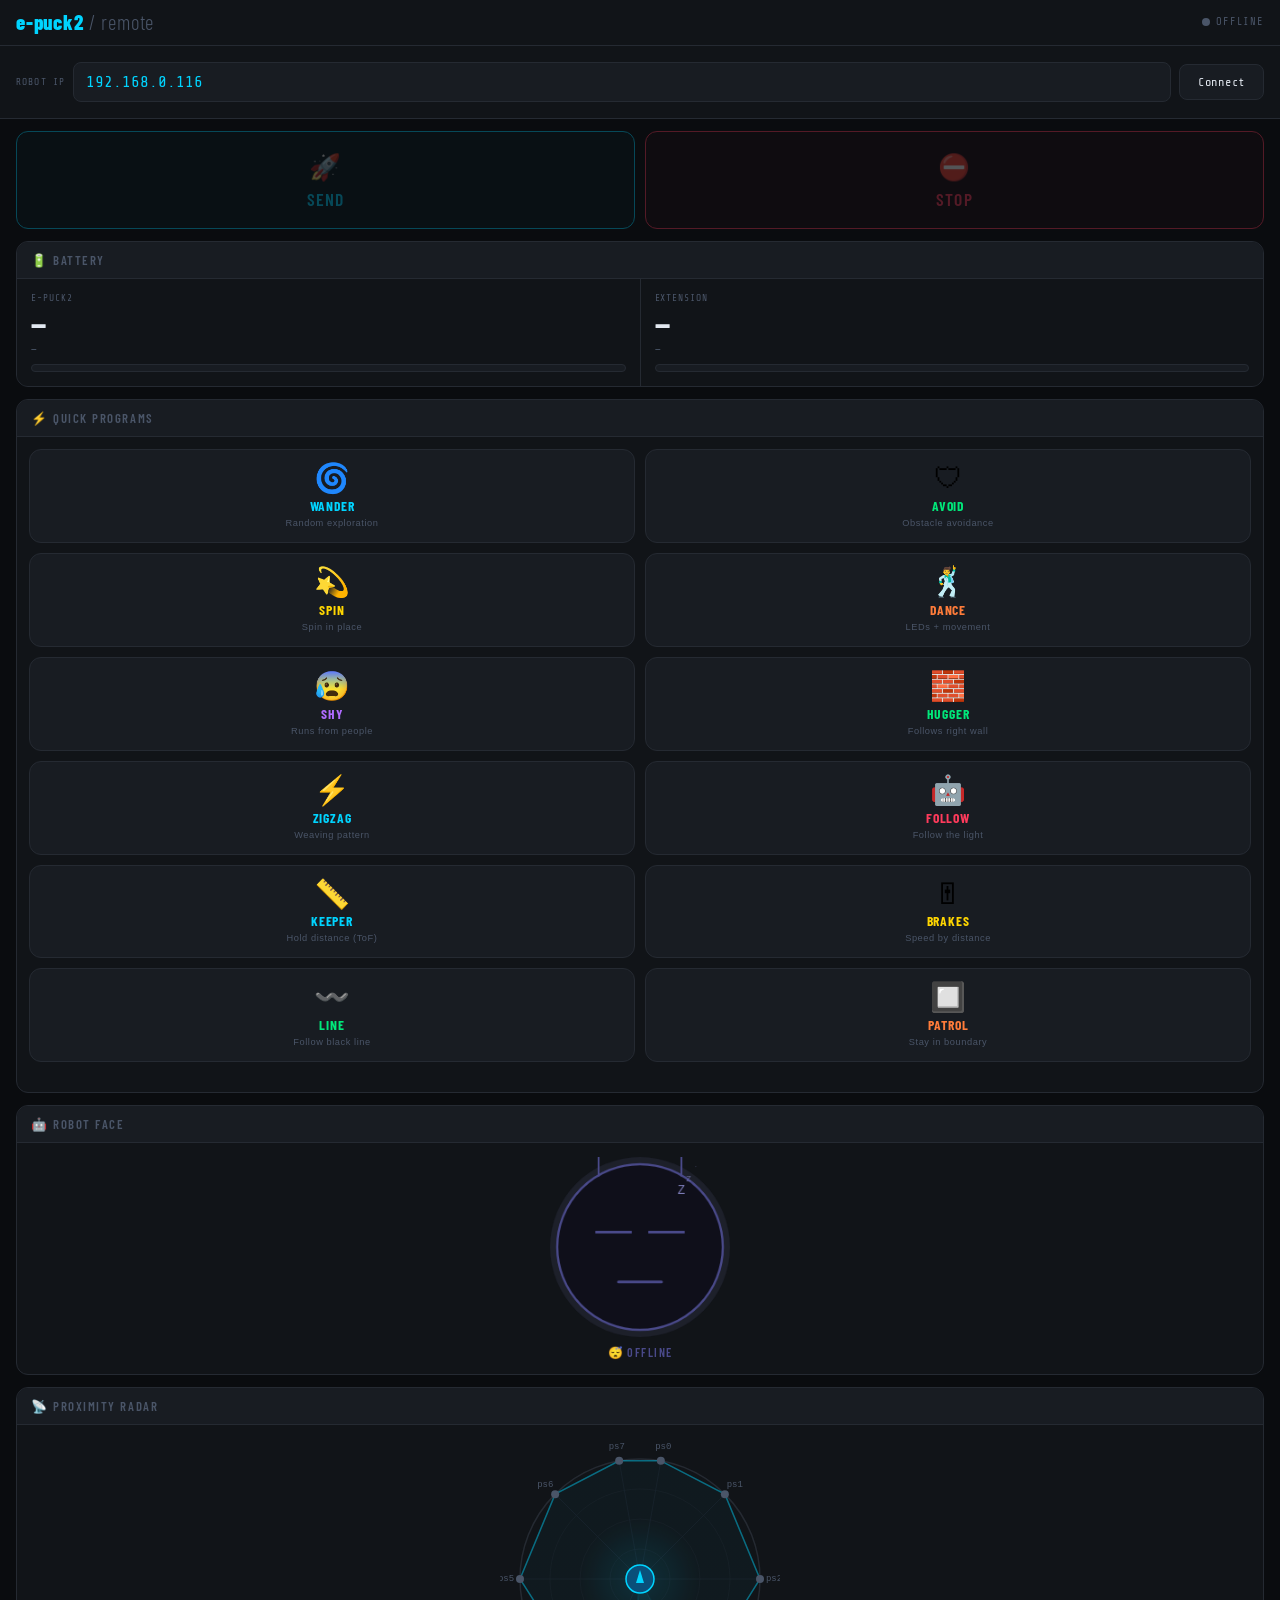
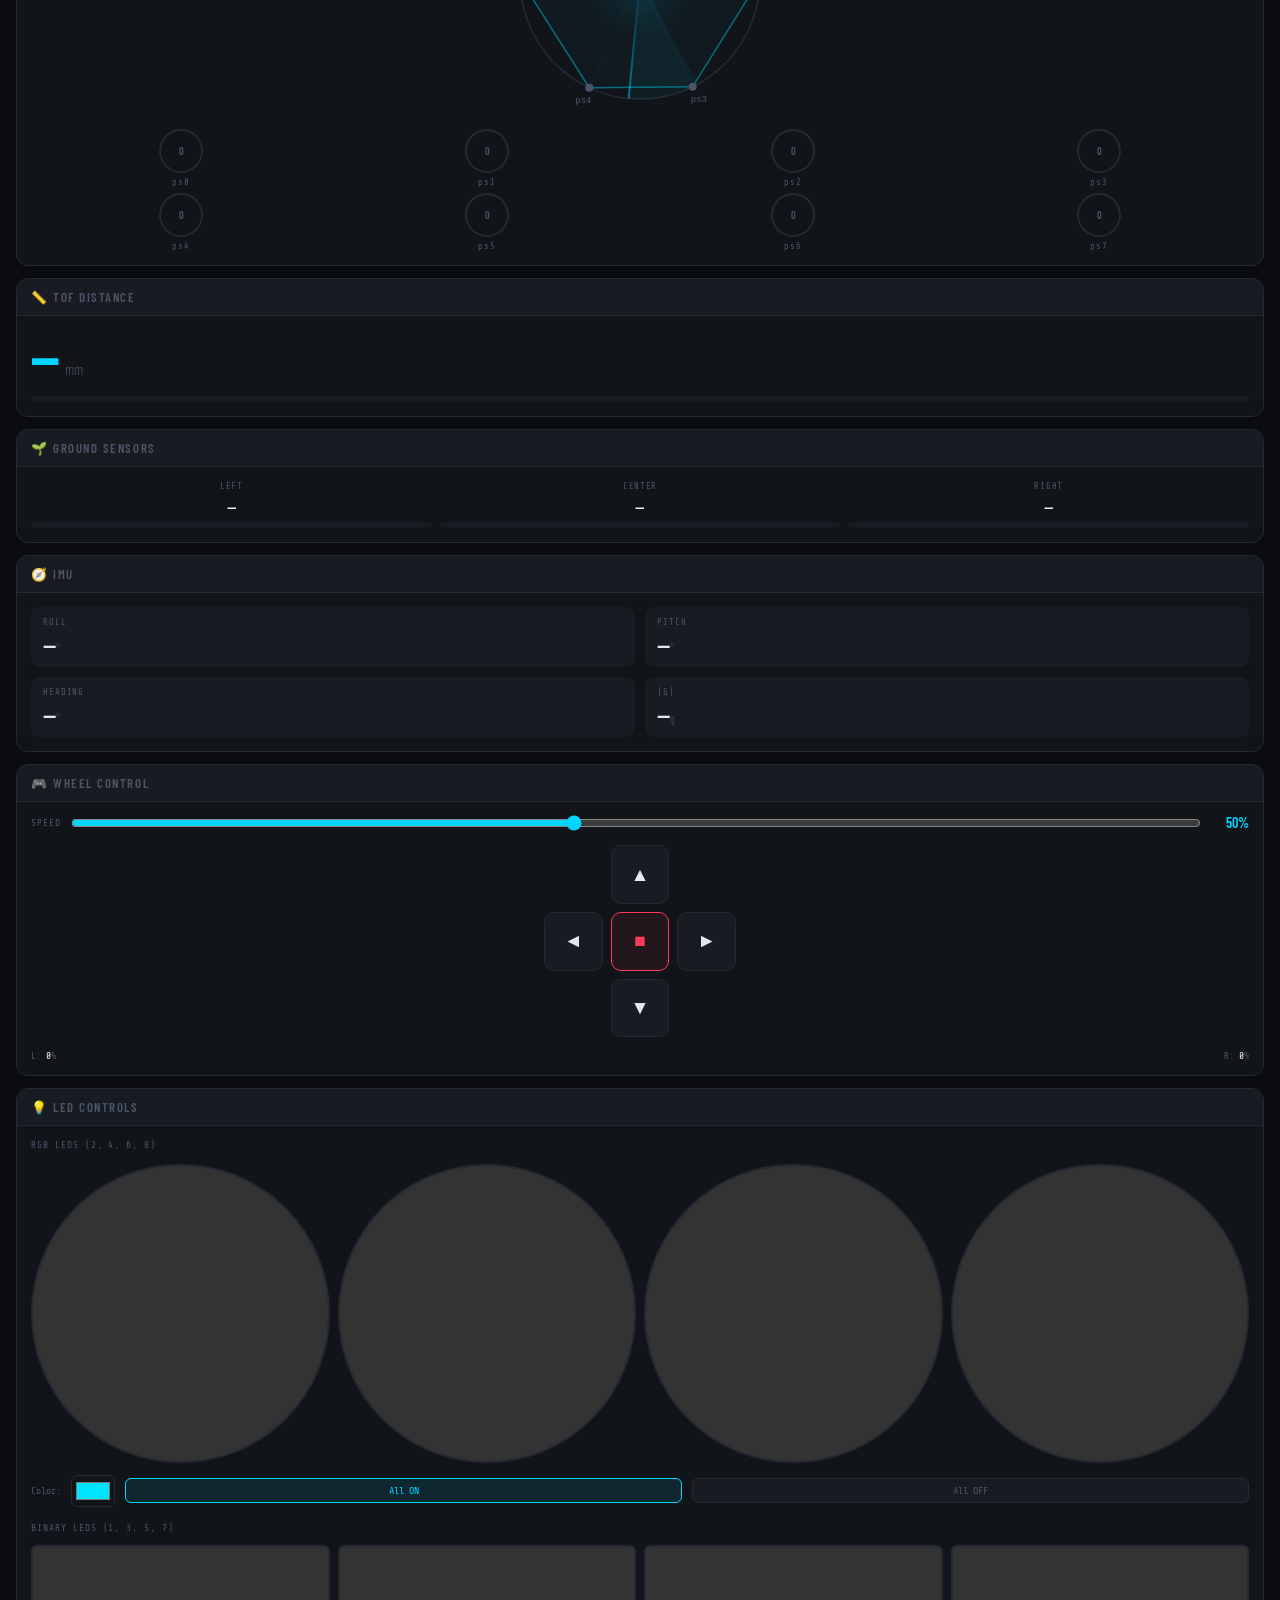
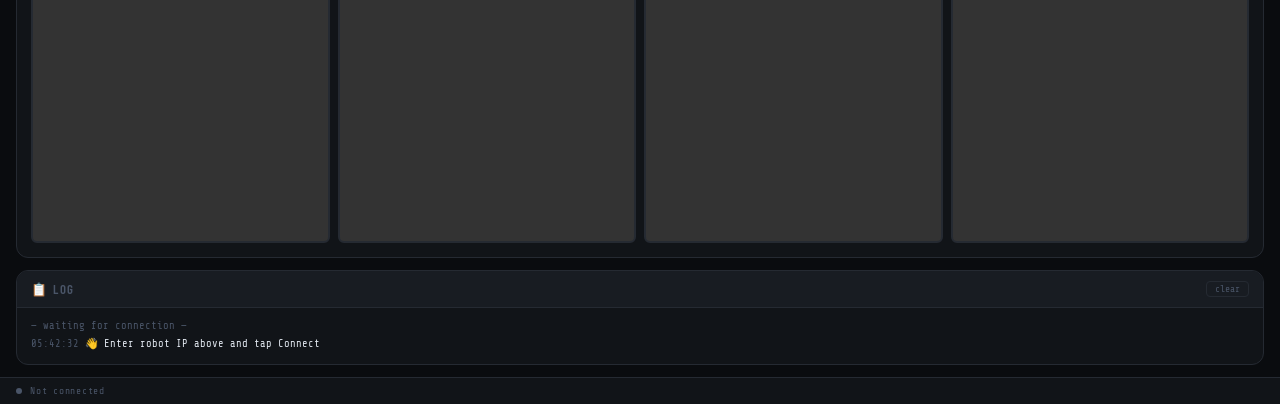
<file: robot/blocky/mobile-full.html>
<!DOCTYPE html>
<html lang="en">
<head>
<meta charset="UTF-8">
<meta name="viewport" content="width=device-width, initial-scale=1.0, maximum-scale=1.0, user-scalable=no">
<meta name="mobile-web-app-capable" content="yes">
<title>e-puck2 Remote</title>
<link href="https://fonts.googleapis.com/css2?family=Share+Tech+Mono&family=Barlow+Condensed:wght@300;600;800&display=swap" rel="stylesheet">
<style>
  *, *::before, *::after { box-sizing: border-box; margin: 0; padding: 0; }

  :root {
    --bg:       #0a0c0f;
    --panel:    #111418;
    --panel2:   #181c22;
    --border:   #252a32;
    --text:     #e2e8f0;
    --muted:    #4a5568;
    --accent:   #00d4ff;
    --green:    #00e87a;
    --red:      #ff3b5c;
    --yellow:   #ffd600;
    --orange:   #ff7c3a;
    --mono:     'Share Tech Mono', monospace;
    --display:  'Barlow Condensed', sans-serif;
  }

  html, body {
    background: var(--bg);
    color: var(--text);
    font-family: var(--mono);
    min-height: 100vh;
    overflow-x: hidden;
    -webkit-tap-highlight-color: transparent;
  }

  /* ── Header ── */
  header {
    background: var(--panel);
    border-bottom: 1px solid var(--border);
    padding: 12px 16px;
    display: flex;
    align-items: center;
    gap: 10px;
    position: sticky;
    top: 0;
    z-index: 100;
  }
  .logo {
    font-family: var(--display);
    font-weight: 800;
    font-size: 1.3rem;
    color: var(--accent);
    letter-spacing: 0.04em;
    line-height: 1;
  }
  .logo span { color: var(--muted); font-weight: 300; }
  .header-status {
    margin-left: auto;
    display: flex;
    align-items: center;
    gap: 6px;
    font-size: 0.65rem;
    color: var(--muted);
    letter-spacing: 0.08em;
  }
  .status-dot {
    width: 8px; height: 8px;
    border-radius: 50%;
    background: var(--muted);
    transition: background 0.3s;
  }
  .status-dot.connected { background: var(--green); box-shadow: 0 0 6px var(--green); }
  .status-dot.connecting { background: var(--yellow); animation: pulse 0.8s infinite; }
  .status-dot.error { background: var(--red); }

  @keyframes pulse { 0%,100%{opacity:1} 50%{opacity:0.3} }

  /* ── Connect section ── */
  .connect-section {
    padding: 16px;
    background: var(--panel);
    border-bottom: 1px solid var(--border);
  }
  .ip-row {
    display: flex;
    gap: 8px;
    align-items: center;
  }
  .ip-label {
    font-size: 0.6rem;
    color: var(--muted);
    letter-spacing: 0.12em;
    text-transform: uppercase;
    white-space: nowrap;
  }
  .ip-input {
    flex: 1;
    background: var(--panel2);
    border: 1px solid var(--border);
    color: var(--accent);
    font-family: var(--mono);
    font-size: 1rem;
    padding: 10px 12px;
    border-radius: 8px;
    outline: none;
    min-width: 0;
  }
  .ip-input:focus { border-color: var(--accent); }

  .connect-btn {
    padding: 10px 18px;
    border-radius: 8px;
    border: 1px solid var(--border);
    background: var(--panel2);
    color: var(--text);
    font-family: var(--mono);
    font-size: 0.75rem;
    cursor: pointer;
    white-space: nowrap;
    transition: all 0.15s;
    letter-spacing: 0.06em;
  }
  .connect-btn:active { transform: scale(0.96); }
  .connect-btn.connected {
    background: rgba(0,232,122,0.12);
    border-color: var(--green);
    color: var(--green);
  }
  .connect-btn.connecting {
    background: rgba(255,214,0,0.1);
    border-color: var(--yellow);
    color: var(--yellow);
  }
  .connect-btn.error {
    background: rgba(255,59,92,0.1);
    border-color: var(--red);
    color: var(--red);
  }

  /* ── Main content ── */
  .main { padding: 12px 16px; display: flex; flex-direction: column; gap: 12px; }

  /* ── Action buttons ── */
  .action-row {
    display: grid;
    grid-template-columns: 1fr 1fr;
    gap: 10px;
  }
  .action-btn {
    padding: 18px 12px;
    border-radius: 12px;
    border: 1px solid var(--border);
    background: var(--panel);
    color: var(--text);
    font-family: var(--display);
    font-weight: 600;
    font-size: 1.1rem;
    letter-spacing: 0.06em;
    text-transform: uppercase;
    cursor: pointer;
    display: flex;
    flex-direction: column;
    align-items: center;
    gap: 6px;
    transition: all 0.12s;
    -webkit-tap-highlight-color: transparent;
  }
  .action-btn:active { transform: scale(0.95); }
  .action-btn .icon { font-size: 1.6rem; }
  .action-btn.send {
    background: rgba(0,212,255,0.08);
    border-color: var(--accent);
    color: var(--accent);
  }
  .action-btn.stop {
    background: rgba(255,59,92,0.08);
    border-color: var(--red);
    color: var(--red);
  }
  .action-btn.run {
    background: rgba(0,232,122,0.08);
    border-color: var(--green);
    color: var(--green);
  }
  .action-btn:disabled {
    opacity: 0.3;
    pointer-events: none;
  }

  /* ── Section card ── */
  .card {
    background: var(--panel);
    border: 1px solid var(--border);
    border-radius: 12px;
    overflow: hidden;
  }
  .card-header {
    padding: 10px 14px;
    background: var(--panel2);
    border-bottom: 1px solid var(--border);
    font-family: var(--display);
    font-weight: 600;
    font-size: 0.8rem;
    letter-spacing: 0.12em;
    text-transform: uppercase;
    color: var(--muted);
    display: flex;
    align-items: center;
    gap: 8px;
  }
  .card-header .live-badge {
    margin-left: auto;
    font-size: 0.55rem;
    padding: 2px 6px;
    border-radius: 4px;
    background: rgba(0,232,122,0.15);
    color: var(--green);
    border: 1px solid rgba(0,232,122,0.3);
    letter-spacing: 0.1em;
    display: none;
  }
  .card-header .live-badge.visible { display: block; }

  /* ── Battery ── */
  .battery-row {
    display: grid;
    grid-template-columns: 1fr 1fr;
    gap: 1px;
    background: var(--border);
  }
  .battery-cell {
    background: var(--panel);
    padding: 14px;
    display: flex;
    flex-direction: column;
    gap: 8px;
  }
  .battery-label {
    font-size: 0.6rem;
    color: var(--muted);
    letter-spacing: 0.1em;
    text-transform: uppercase;
  }
  .battery-bar-wrap {
    height: 8px;
    background: var(--panel2);
    border-radius: 4px;
    overflow: hidden;
    border: 1px solid var(--border);
  }
  .battery-bar {
    height: 100%;
    border-radius: 4px;
    transition: width 0.5s, background 0.5s;
    background: var(--green);
  }
  .battery-pct {
    font-family: var(--display);
    font-weight: 800;
    font-size: 1.6rem;
    line-height: 1;
    color: var(--text);
  }
  .battery-volt {
    font-size: 0.65rem;
    color: var(--muted);
  }

  /* ── Proximity sensors ── */
  .ps-grid {
    padding: 14px;
    display: grid;
    grid-template-columns: repeat(4, 1fr);
    gap: 8px;
  }
  .ps-cell {
    display: flex;
    flex-direction: column;
    align-items: center;
    gap: 4px;
  }
  .ps-label {
    font-size: 0.55rem;
    color: var(--muted);
    letter-spacing: 0.08em;
  }
  .ps-ring {
    width: 44px; height: 44px;
    border-radius: 50%;
    border: 2px solid var(--border);
    display: flex;
    align-items: center;
    justify-content: center;
    font-size: 0.65rem;
    font-family: var(--display);
    font-weight: 600;
    transition: border-color 0.2s, background 0.2s, color 0.2s, box-shadow 0.2s;
    color: var(--muted);
    position: relative;
  }
  .ps-ring.low  {
    border-color: var(--border);
    color: var(--muted);
    background: transparent;
  }
  .ps-ring.med  {
    border-color: var(--yellow);
    color: var(--yellow);
    background: rgba(255,214,0,0.08);
    box-shadow: 0 0 8px rgba(255,214,0,0.25);
  }
  .ps-ring.high {
    border-color: var(--red);
    color: var(--red);
    background: rgba(255,59,92,0.15);
    box-shadow: 0 0 12px rgba(255,59,92,0.4);
  }

  /* ── ToF ── */
  .tof-display {
    padding: 16px 14px;
    display: flex;
    align-items: baseline;
    gap: 6px;
  }
  .tof-value {
    font-family: var(--display);
    font-weight: 800;
    font-size: 3rem;
    line-height: 1;
    color: var(--accent);
    transition: color 0.3s;
  }
  .tof-value.near { color: var(--red); }
  .tof-value.mid  { color: var(--yellow); }
  .tof-unit {
    font-size: 0.9rem;
    color: var(--muted);
    font-family: var(--display);
    font-weight: 300;
  }
  .tof-bar-wrap {
    margin: 0 14px 14px;
    height: 6px;
    background: var(--panel2);
    border-radius: 3px;
    overflow: hidden;
  }
  .tof-bar {
    height: 100%;
    border-radius: 3px;
    background: var(--accent);
    transition: width 0.2s, background 0.2s;
  }

  /* ── IMU ── */
  .imu-grid {
    padding: 14px;
    display: grid;
    grid-template-columns: 1fr 1fr;
    gap: 10px;
  }
  .imu-cell {
    background: var(--panel2);
    border-radius: 8px;
    padding: 10px 12px;
  }
  .imu-cell-label {
    font-size: 0.55rem;
    color: var(--muted);
    letter-spacing: 0.1em;
    text-transform: uppercase;
    margin-bottom: 4px;
  }
  .imu-cell-val {
    font-family: var(--display);
    font-weight: 600;
    font-size: 1.4rem;
    color: var(--text);
  }
  .imu-cell-val span { font-size: 0.7rem; color: var(--muted); font-weight: 300; }

  /* ── Log ── */
  .log-body {
    padding: 10px 14px;
    font-size: 0.65rem;
    line-height: 1.7;
    max-height: 160px;
    overflow-y: auto;
    color: var(--muted);
  }
  .log-body .log-info   { color: var(--text); }
  .log-body .log-action { color: var(--accent); }
  .log-body .log-warn   { color: var(--red); }
  .log-body .log-ts     { color: var(--muted); margin-right: 6px; }

  /* ── Ground sensors ── */
  .ground-row {
    padding: 14px;
    display: grid;
    grid-template-columns: 1fr 1fr 1fr;
    gap: 8px;
  }
  .ground-cell {
    display: flex;
    flex-direction: column;
    align-items: center;
    gap: 6px;
  }
  .ground-label {
    font-size: 0.55rem;
    color: var(--muted);
    letter-spacing: 0.08em;
    text-transform: uppercase;
  }
  .ground-bar-wrap {
    width: 100%;
    height: 6px;
    background: var(--panel2);
    border-radius: 3px;
    overflow: hidden;
  }
  .ground-bar { height: 100%; border-radius: 3px; background: var(--accent); transition: width 0.2s; }
  .ground-val {
    font-family: var(--display);
    font-weight: 600;
    font-size: 1rem;
    color: var(--text);
  }

  /* ── Status bar ── */
  .status-bar {
    background: var(--panel);
    border-top: 1px solid var(--border);
    padding: 8px 16px;
    font-size: 0.6rem;
    color: var(--muted);
    letter-spacing: 0.08em;
    display: flex;
    align-items: center;
    gap: 8px;
    position: sticky;
    bottom: 0;
  }
  .status-bar .status-text { flex: 1; }
  .status-bar.running { color: var(--green); border-top-color: rgba(0,232,122,0.3); }
  .status-bar.error   { color: var(--red);   border-top-color: rgba(255,59,92,0.3); }

  /* ── Robot SVG indicator ── */
  .robot-viz {
    padding: 14px;
    display: flex;
    justify-content: center;
  }
  .robot-viz svg { width: 120px; height: 120px; }

  /* ── LED circles ── */
  .led-circle {
    width: 100%;
    aspect-ratio: 1;
    border-radius: 50%;
    background: var(--lc);
    border: 2px solid var(--border);
    cursor: pointer;
    transition: background 0.15s, box-shadow 0.15s, transform 0.1s;
    position: relative;
  }
  .led-circle:active { transform: scale(0.9); }
  .led-circle.on {
    border-color: var(--lc);
    box-shadow: 0 0 14px var(--lc), 0 0 4px var(--lc);
  }
  .led-bin { border-radius: 6px; }

  /* ── Tuning panel ── */
  .trow {
    margin-bottom: 10px;
  }
  .tlabel {
    font-size: 0.62rem;
    color: var(--text);
    letter-spacing: 0.06em;
    margin-bottom: 3px;
    display: flex;
    justify-content: space-between;
    align-items: center;
  }
  .tval {
    font-family: var(--display);
    font-weight: 700;
    color: #00e87a;
    font-size: 0.8rem;
  }
  .tslider {
    width: 100%;
    accent-color: #00e87a;
    margin: 2px 0;
  }
  .thint {
    font-size: 0.55rem;
    color: var(--muted);
    letter-spacing: 0.06em;
  }

  /* ── Quick program buttons ── */
  .qbtn {
    background: var(--panel2);
    border: 1px solid var(--border);
    border-radius: 12px;
    padding: 14px 10px;
    cursor: pointer;
    display: flex;
    flex-direction: column;
    align-items: center;
    gap: 4px;
    transition: all 0.12s;
    -webkit-tap-highlight-color: transparent;
    position: relative;
    overflow: hidden;
  }
  .qbtn::before {
    content: '';
    position: absolute;
    inset: 0;
    background: var(--qc);
    opacity: 0;
    transition: opacity 0.12s;
    border-radius: 12px;
  }
  .qbtn:active::before { opacity: 0.12; }
  .qbtn:active { transform: scale(0.95); border-color: var(--qc); }
  .qbtn.running { border-color: var(--qc); box-shadow: 0 0 12px rgba(from var(--qc) r g b / 0.3); }
  .qicon {
    font-size: 1.8rem;
    line-height: 1;
  }
  .qname {
    font-family: var(--display);
    font-weight: 700;
    font-size: 0.85rem;
    letter-spacing: 0.06em;
    color: var(--qc);
    text-transform: uppercase;
  }
  .qdesc {
    font-size: 0.58rem;
    color: var(--muted);
    letter-spacing: 0.06em;
  }

  /* ── D-pad ── */
  .dpad-btn {
    width: 100%; aspect-ratio: 1;
    border-radius: 10px;
    border: 1px solid var(--border);
    background: var(--panel2);
    color: var(--text);
    font-size: 1.2rem;
    cursor: pointer;
    display: flex; align-items: center; justify-content: center;
    transition: all 0.08s;
    -webkit-tap-highlight-color: transparent;
    user-select: none;
  }
  .dpad-btn:active, .dpad-btn.active {
    background: rgba(0,212,255,0.15);
    border-color: var(--accent);
    color: var(--accent);
    transform: scale(0.93);
  }
  .dpad-stop {
    background: rgba(255,59,92,0.08);
    border-color: var(--red);
    color: var(--red);
  }
  .dpad-stop:active {
    background: rgba(255,59,92,0.25);
    border-color: var(--red);
    color: var(--red);
  }
  ::-webkit-scrollbar { width: 3px; }
  ::-webkit-scrollbar-track { background: transparent; }
  ::-webkit-scrollbar-thumb { background: var(--border); border-radius: 2px; }
</style>
</head>
<body>

<header>

  <div>
    <div class="logo">e-puck2 <span>/ remote</span></div>
  </div>
  <div class="header-status">
    <div class="status-dot" id="hdrDot"></div>
    <span id="hdrLabel">OFFLINE</span>
  </div>
</header>

<div class="connect-section">
  <div class="ip-row">
    <span class="ip-label">Robot IP</span>
    <input class="ip-input" id="ipInput" type="text" inputmode="numeric"
           value="192.168.0.116" placeholder="192.168.0.x" />
    <button class="connect-btn" id="connectBtn" onclick="toggleConnect()">Connect</button>
  </div>
</div>

<div class="main">

  <!-- Action buttons -->
  <div class="action-row">
    <button class="action-btn send" id="sendBtn" onclick="sendProgram()" disabled>
      <span class="icon">🚀</span>Send
    </button>
    <button class="action-btn stop" id="stopBtn" onclick="stopRobot()" disabled>
      <span class="icon">⛔</span>Stop
    </button>
  </div>

  <!-- Battery -->
  <div class="card">
    <div class="card-header">
      🔋 Battery
      <span class="live-badge" id="batLive">LIVE</span>
    </div>
    <div class="battery-row">
      <div class="battery-cell">
        <div class="battery-label">e-puck2</div>
        <div class="battery-pct" id="batEpuckPct">—</div>
        <div class="battery-volt" id="batEpuckV">—</div>
        <div class="battery-bar-wrap">
          <div class="battery-bar" id="batEpuckBar" style="width:0%"></div>
        </div>
      </div>
      <div class="battery-cell">
        <div class="battery-label">Extension</div>
        <div class="battery-pct" id="batExtPct">—</div>
        <div class="battery-volt" id="batExtV">—</div>
        <div class="battery-bar-wrap">
          <div class="battery-bar" id="batExtBar" style="width:0%"></div>
        </div>
      </div>
    </div>
  </div>

  <!-- Quick programs -->
  <div class="card">
    <div class="card-header">⚡ Quick Programs</div>
    <div style="padding:12px;display:grid;grid-template-columns:1fr 1fr;gap:10px;">

      <button class="qbtn" onclick="quickRun('wander')" style="--qc:#00d4ff;">
        <span class="qicon">🌀</span>
        <span class="qname">Wander</span>
        <span class="qdesc">Random exploration</span>
      </button>

      <button class="qbtn" onclick="quickRun('avoid')" style="--qc:#00e87a;">
        <span class="qicon">🛡</span>
        <span class="qname">Avoid</span>
        <span class="qdesc">Obstacle avoidance</span>
      </button>

      <button class="qbtn" onclick="quickRun('spin')" style="--qc:#ffd600;">
        <span class="qicon">💫</span>
        <span class="qname">Spin</span>
        <span class="qdesc">Spin in place</span>
      </button>

      <button class="qbtn" onclick="quickRun('dance')" style="--qc:#ff7c3a;">
        <span class="qicon">🕺</span>
        <span class="qname">Dance</span>
        <span class="qdesc">LEDs + movement</span>
      </button>

      <button class="qbtn" onclick="quickRun('shy')" style="--qc:#b06bff;">
        <span class="qicon">😰</span>
        <span class="qname">Shy</span>
        <span class="qdesc">Runs from people</span>
      </button>

      <button class="qbtn" onclick="quickRun('hugger')" style="--qc:#00e87a;">
        <span class="qicon">🧱</span>
        <span class="qname">Hugger</span>
        <span class="qdesc">Follows right wall</span>
      </button>

      <button class="qbtn" onclick="quickRun('zigzag')" style="--qc:#00d4ff;">
        <span class="qicon">⚡</span>
        <span class="qname">Zigzag</span>
        <span class="qdesc">Weaving pattern</span>
      </button>

      <button class="qbtn" onclick="quickRun('follow')" style="--qc:#ff3b5c;">
        <span class="qicon">🤖</span>
        <span class="qname">Follow</span>
        <span class="qdesc">Follow the light</span>
      </button>

      <button class="qbtn" onclick="quickRun('distance_keeper')" style="--qc:#00d4ff;">
        <span class="qicon">📏</span>
        <span class="qname">Keeper</span>
        <span class="qdesc">Hold distance (ToF)</span>
      </button>

      <button class="qbtn" onclick="quickRun('speed_controller')" style="--qc:#ffd600;">
        <span class="qicon">🎚</span>
        <span class="qname">Brakes</span>
        <span class="qdesc">Speed by distance</span>
      </button>

      <button class="qbtn" onclick="quickRun('line_follower')" style="--qc:#00e87a;">
        <span class="qicon">〰️</span>
        <span class="qname">Line</span>
        <span class="qdesc">Follow black line</span>
      </button>

      <button class="qbtn" onclick="quickRun('boundary_patrol')" style="--qc:#ff7c3a;">
        <span class="qicon">🔲</span>
        <span class="qname">Patrol</span>
        <span class="qdesc">Stay in boundary</span>
      </button>

    </div>

    <!-- Hugger tuning panel — shown when hugger is active -->
    <div id="huggerTuning" style="margin:0 12px 12px;background:var(--panel2);border:1px solid rgba(0,232,122,0.25);border-radius:10px;padding:12px;display:none;">
      <div style="font-family:var(--display);font-weight:700;font-size:0.7rem;color:#00e87a;letter-spacing:0.1em;margin-bottom:10px;">🧱 HUGGER TUNING</div>

      <div class="trow">
        <div class="tlabel">Detection Threshold <span class="tval" id="vWallFound">180</span></div>
        <input type="range" class="tslider" id="sWallFound" min="50" max="600" value="180"
          oninput="document.getElementById('vWallFound').textContent=this.value">
        <div class="thint">ps[2] value to detect wall — lower = more sensitive</div>
      </div>

      <div class="trow">
        <div class="tlabel">Turn Speed <span class="tval" id="vTurnSpeed">55</span>%</div>
        <input type="range" class="tslider" id="sTurnSpeed" min="20" max="90" value="55"
          oninput="document.getElementById('vTurnSpeed').textContent=this.value">
        <div class="thint">speed during turns — lower = smoother corners</div>
      </div>

      <button onclick="restartHugger()"
        style="margin-top:10px;width:100%;background:rgba(0,232,122,0.1);border:1px solid #00e87a;
               color:#00e87a;font-family:var(--mono);font-size:0.7rem;padding:9px;border-radius:8px;cursor:pointer;letter-spacing:0.06em;">
        ▶ RESTART WITH NEW VALUES
      </button>
    </div>

    <div id="qprogStatus" style="padding:0 12px 12px;font-size:0.62rem;color:var(--muted);min-height:18px;"></div>
  </div>

  <!-- Robot face -->
  <div class="card">
    <div class="card-header">🤖 Robot Face</div>
    <div style="padding:14px;display:flex;flex-direction:column;align-items:center;gap:8px;">
      <canvas id="faceCanvas" width="200" height="200" style="width:180px;height:180px;"></canvas>
      <div id="faceMoodLabel" style="font-family:var(--display);font-weight:600;font-size:0.75rem;letter-spacing:0.12em;text-transform:uppercase;color:var(--muted);">IDLE</div>
    </div>
  </div>

  <!-- Radar view -->
  <div class="card">
    <div class="card-header">
      📡 Proximity Radar
      <span class="live-badge" id="psLive">LIVE</span>
    </div>
    <div style="padding:14px;display:flex;flex-direction:column;align-items:center;gap:10px;">
      <canvas id="radarCanvas" width="280" height="280" style="width:100%;max-width:280px;"></canvas>
      <!-- Raw values below radar -->
      <div id="psGrid" style="display:grid;grid-template-columns:repeat(4,1fr);gap:6px;width:100%;"></div>
    </div>
  </div>

  <!-- ToF -->
  <div class="card">
    <div class="card-header">
      📏 ToF Distance
      <span class="live-badge" id="tofLive">LIVE</span>
    </div>
    <div class="tof-display">
      <div class="tof-value" id="tofVal">—</div>
      <div class="tof-unit">mm</div>
    </div>
    <div class="tof-bar-wrap">
      <div class="tof-bar" id="tofBar" style="width:0%"></div>
    </div>
  </div>

  <!-- Ground sensors -->
  <div class="card">
    <div class="card-header">
      🌱 Ground Sensors
      <span class="live-badge" id="gsLive">LIVE</span>
    </div>
    <div class="ground-row">
      <div class="ground-cell">
        <div class="ground-label">Left</div>
        <div class="ground-val" id="gsL">—</div>
        <div class="ground-bar-wrap"><div class="ground-bar" id="gsBarL" style="width:0%"></div></div>
      </div>
      <div class="ground-cell">
        <div class="ground-label">Center</div>
        <div class="ground-val" id="gsC">—</div>
        <div class="ground-bar-wrap"><div class="ground-bar" id="gsBarC" style="width:0%"></div></div>
      </div>
      <div class="ground-cell">
        <div class="ground-label">Right</div>
        <div class="ground-val" id="gsR">—</div>
        <div class="ground-bar-wrap"><div class="ground-bar" id="gsBarR" style="width:0%"></div></div>
      </div>
    </div>
  </div>

  <!-- IMU -->
  <div class="card">
    <div class="card-header">
      🧭 IMU
      <span class="live-badge" id="imuLive">LIVE</span>
    </div>
    <div class="imu-grid">
      <div class="imu-cell">
        <div class="imu-cell-label">Roll</div>
        <div class="imu-cell-val" id="imuRoll">—<span>°</span></div>
      </div>
      <div class="imu-cell">
        <div class="imu-cell-label">Pitch</div>
        <div class="imu-cell-val" id="imuPitch">—<span>°</span></div>
      </div>
      <div class="imu-cell">
        <div class="imu-cell-label">Heading</div>
        <div class="imu-cell-val" id="imuHeading">—<span>°</span></div>
      </div>
      <div class="imu-cell">
        <div class="imu-cell-label">|g|</div>
        <div class="imu-cell-val" id="imuG">—<span>g</span></div>
      </div>
    </div>
  </div>

  <!-- Wheel control -->
  <div class="card">
    <div class="card-header">🎮 Wheel Control</div>

    <!-- Speed slider -->
    <div style="padding:12px 14px 0;display:flex;align-items:center;gap:10px;">
      <span style="font-size:0.6rem;color:var(--muted);letter-spacing:0.1em;text-transform:uppercase;white-space:nowrap;">Speed</span>
      <input type="range" id="wheelSpeed" min="10" max="100" value="50"
        style="flex:1;accent-color:var(--accent);"
        oninput="document.getElementById('wheelSpeedLbl').textContent=this.value+'%'">
      <span id="wheelSpeedLbl" style="font-family:var(--display);font-weight:600;font-size:0.9rem;color:var(--accent);width:38px;text-align:right;">50%</span>
    </div>

    <!-- D-pad -->
    <div style="padding:14px;display:grid;grid-template-columns:1fr 1fr 1fr;grid-template-rows:1fr 1fr 1fr;gap:8px;max-width:220px;margin:0 auto;">
      <div></div>
      <button class="dpad-btn" id="wFwd"
        ontouchstart="wheelPress('forward');event.preventDefault()"
        ontouchend="wheelRelease();event.preventDefault()"
        onmousedown="wheelPress('forward')" onmouseup="wheelRelease()">▲</button>
      <div></div>

      <button class="dpad-btn" id="wLeft"
        ontouchstart="wheelPress('left');event.preventDefault()"
        ontouchend="wheelRelease();event.preventDefault()"
        onmousedown="wheelPress('left')" onmouseup="wheelRelease()">◄</button>
      <button class="dpad-btn dpad-stop" id="wStop"
        ontouchstart="wheelStop();event.preventDefault()"
        ontouchend="event.preventDefault()"
        onmousedown="wheelStop()">■</button>
      <button class="dpad-btn" id="wRight"
        ontouchstart="wheelPress('right');event.preventDefault()"
        ontouchend="wheelRelease();event.preventDefault()"
        onmousedown="wheelPress('right')" onmouseup="wheelRelease()">►</button>

      <div></div>
      <button class="dpad-btn" id="wBack"
        ontouchstart="wheelPress('backward');event.preventDefault()"
        ontouchend="wheelRelease();event.preventDefault()"
        onmousedown="wheelPress('backward')" onmouseup="wheelRelease()">▼</button>
      <div></div>
    </div>

    <!-- Live readout -->
    <div style="padding:0 14px 14px;display:flex;justify-content:space-between;">
      <span style="font-size:0.6rem;color:var(--muted);">L: <span id="wReadL" style="color:var(--text);">0</span>%</span>
      <span style="font-size:0.6rem;color:var(--muted);">R: <span id="wReadR" style="color:var(--text);">0</span>%</span>
    </div>
  </div>

  <!-- LED Controls -->
  <div class="card">
    <div class="card-header">💡 LED Controls</div>
    <div style="padding:14px;display:flex;flex-direction:column;gap:12px;">

      <!-- RGB LEDs (4 of them) -->
      <div style="font-size:0.6rem;color:var(--muted);letter-spacing:0.1em;text-transform:uppercase;margin-bottom:2px;">RGB LEDs (2, 4, 6, 8)</div>
      <div style="display:grid;grid-template-columns:repeat(4,1fr);gap:8px;">
        <div id="rgbLed0" class="led-circle" onclick="toggleRgbLed(0)" style="--lc:#333;"></div>
        <div id="rgbLed1" class="led-circle" onclick="toggleRgbLed(1)" style="--lc:#333;"></div>
        <div id="rgbLed2" class="led-circle" onclick="toggleRgbLed(2)" style="--lc:#333;"></div>
        <div id="rgbLed3" class="led-circle" onclick="toggleRgbLed(3)" style="--lc:#333;"></div>
      </div>

      <!-- Color picker for RGB -->
      <div style="display:flex;align-items:center;gap:10px;">
        <span style="font-size:0.6rem;color:var(--muted);">Color:</span>
        <input type="color" id="ledColorPicker" value="#00e5ff"
          style="width:44px;height:32px;border:1px solid var(--border);border-radius:6px;background:none;cursor:pointer;padding:2px;">
        <button onclick="setAllRgbLeds()" style="flex:1;background:rgba(0,212,255,0.1);border:1px solid var(--accent);
          color:var(--accent);font-family:var(--mono);font-size:0.62rem;padding:6px;border-radius:6px;cursor:pointer;">
          All ON
        </button>
        <button onclick="allLedsOff()" style="flex:1;background:var(--panel2);border:1px solid var(--border);
          color:var(--muted);font-family:var(--mono);font-size:0.62rem;padding:6px;border-radius:6px;cursor:pointer;">
          All OFF
        </button>
      </div>

      <!-- Binary LEDs (1, 3, 5, 7) -->
      <div style="font-size:0.6rem;color:var(--muted);letter-spacing:0.1em;text-transform:uppercase;margin-top:4px;">Binary LEDs (1, 3, 5, 7)</div>
      <div style="display:grid;grid-template-columns:repeat(4,1fr);gap:8px;">
        <div id="binLed0" class="led-circle led-bin" onclick="toggleBinLed(0)" style="--lc:#333;"></div>
        <div id="binLed1" class="led-circle led-bin" onclick="toggleBinLed(1)" style="--lc:#333;"></div>
        <div id="binLed2" class="led-circle led-bin" onclick="toggleBinLed(2)" style="--lc:#333;"></div>
        <div id="binLed3" class="led-circle led-bin" onclick="toggleBinLed(3)" style="--lc:#333;"></div>
      </div>

    </div>
  </div>

  <div class="card">
    <div class="card-header">
      📋 Log
      <button onclick="document.getElementById('logBody').innerHTML=''"
        style="margin-left:auto;background:none;border:1px solid var(--border);color:var(--muted);
               font-family:var(--mono);font-size:0.6rem;padding:2px 8px;border-radius:4px;cursor:pointer;">
        clear
      </button>
    </div>
    <div class="log-body" id="logBody">
      <span style="color:var(--muted)">— waiting for connection —</span>
    </div>
  </div>

</div><!-- /main -->

<div class="status-bar" id="statusBar">
  <div class="status-dot" id="statusDot" style="width:6px;height:6px;border-radius:50%;background:var(--muted);flex-shrink:0;"></div>
  <div class="status-text" id="statusText">Not connected</div>
</div>

<script>
// ── State ─────────────────────────────────────────────────────────────────
let ws = null;
let wsConnected = false;
let robotRunning = false;
let batTimer = null;

function getRobotBase() {
  const ip = document.getElementById('ipInput').value.trim();
  return 'http://' + ip + ':5000';
}
function getWsUrl() {
  const ip = document.getElementById('ipInput').value.trim();
  return 'ws://' + ip + ':5000/ws';
}

// ── PS grid init (small value labels below radar) ────────────────────────
(function initPsGrid() {
  const labels = ['ps0','ps1','ps2','ps3','ps4','ps5','ps6','ps7'];
  const grid = document.getElementById('psGrid');
  if (!grid) return;
  labels.forEach((l, i) => {
    grid.innerHTML += `
      <div class="ps-cell">
        <div class="ps-ring low" id="ps${i}ring">0</div>
        <div class="ps-label">${l}</div>
      </div>`;
  });
})();

// ── Radar ─────────────────────────────────────────────────────────────────
const PS_ANGLES = [10, 45, 90, 154, 205, 270, 315, 350];
const PS_MAX    = 4000;
let   _psValues = [0,0,0,0,0,0,0,0];
let   _radarAnim = 0;

function drawRadar(ps) {
  const canvas = document.getElementById('radarCanvas');
  if (!canvas) return;
  const ctx = canvas.getContext('2d');
  const W = canvas.width, H = canvas.height;
  const cx = W/2, cy = H/2;
  const R  = Math.min(W,H)/2 - 20;

  ctx.clearRect(0,0,W,H);

  // Background rings
  for (let r = 1; r <= 4; r++) {
    ctx.beginPath();
    ctx.arc(cx, cy, R*r/4, 0, Math.PI*2);
    ctx.strokeStyle = r===4 ? '#252a32' : '#181c22';
    ctx.lineWidth   = r===4 ? 1.5 : 0.8;
    ctx.stroke();
  }

  // Grid spokes
  PS_ANGLES.forEach(deg => {
    const a = (deg-90)*Math.PI/180;
    ctx.beginPath();
    ctx.moveTo(cx, cy);
    ctx.lineTo(cx+Math.cos(a)*R, cy+Math.sin(a)*R);
    ctx.strokeStyle = '#1a1f27';
    ctx.lineWidth = 0.8;
    ctx.stroke();
  });

  // Sweep line
  _radarAnim = (_radarAnim + 1.8) % 360;
  const sa = (_radarAnim-90)*Math.PI/180;
  const sg = ctx.createLinearGradient(cx,cy, cx+Math.cos(sa)*R, cy+Math.sin(sa)*R);
  sg.addColorStop(0, 'rgba(0,212,255,0)');
  sg.addColorStop(1, 'rgba(0,212,255,0.5)');
  ctx.beginPath();
  ctx.moveTo(cx, cy);
  ctx.lineTo(cx+Math.cos(sa)*R, cy+Math.sin(sa)*R);
  ctx.strokeStyle = sg;
  ctx.lineWidth = 2;
  ctx.stroke();

  // Sweep trailing wedge
  ctx.beginPath();
  ctx.moveTo(cx, cy);
  ctx.arc(cx, cy, R, sa-0.6, sa, false);
  ctx.closePath();
  ctx.fillStyle = 'rgba(0,212,255,0.05)';
  ctx.fill();

  // Obstacle polygon
  const pts = PS_ANGLES.map((deg,i) => {
    const norm = Math.min(1, (ps[i]||0)/PS_MAX);
    const dist = R*(1 - norm*0.82);
    const a    = (deg-90)*Math.PI/180;
    return {x: cx+Math.cos(a)*dist, y: cy+Math.sin(a)*dist, norm};
  });

  ctx.beginPath();
  ctx.moveTo(pts[0].x, pts[0].y);
  pts.slice(1).forEach(p => ctx.lineTo(p.x, p.y));
  ctx.closePath();
  const pg = ctx.createRadialGradient(cx,cy,0, cx,cy,R*0.5);
  pg.addColorStop(0, 'rgba(0,212,255,0.15)');
  pg.addColorStop(1, 'rgba(0,212,255,0.03)');
  ctx.fillStyle = pg;
  ctx.fill();
  ctx.strokeStyle = 'rgba(0,212,255,0.45)';
  ctx.lineWidth = 1.5;
  ctx.stroke();

  // Sensor dots
  pts.forEach((pt, i) => {
    const n = pt.norm;
    const color = n < 0.05 ? '#4a5568' : n < 0.25 ? '#00e87a' : n < 0.6 ? '#ffd600' : '#ff3b5c';
    if (n > 0.05) {
      ctx.beginPath();
      ctx.arc(pt.x, pt.y, 8+n*8, 0, Math.PI*2);
      ctx.fillStyle = n>0.6 ? 'rgba(255,59,92,0.15)' : n>0.25 ? 'rgba(255,214,0,0.12)' : 'rgba(0,232,122,0.1)';
      ctx.fill();
    }
    ctx.beginPath();
    ctx.arc(pt.x, pt.y, 4+n*4, 0, Math.PI*2);
    ctx.fillStyle = color;
    ctx.fill();

    // Label
    const la = (PS_ANGLES[i]-90)*Math.PI/180;
    ctx.fillStyle = '#4a5568';
    ctx.font = '9px monospace';
    ctx.textAlign = 'center';
    ctx.textBaseline = 'middle';
    ctx.fillText('ps'+i, cx+Math.cos(la)*(R+14), cy+Math.sin(la)*(R+14));
  });

  // Robot body
  ctx.beginPath();
  ctx.arc(cx, cy, 14, 0, Math.PI*2);
  ctx.fillStyle = '#0a4f7a';
  ctx.fill();
  ctx.strokeStyle = '#00d4ff';
  ctx.lineWidth = 1.5;
  ctx.stroke();
  // Forward arrow
  ctx.beginPath();
  ctx.moveTo(cx, cy-9);
  ctx.lineTo(cx-4, cy+4);
  ctx.lineTo(cx+4, cy+4);
  ctx.closePath();
  ctx.fillStyle = '#00d4ff';
  ctx.fill();
}

// Continuous animation loop
(function radarLoop() {
  drawRadar(_psValues);
  requestAnimationFrame(radarLoop);
})();

// ── Connect ───────────────────────────────────────────────────────────────
async function toggleConnect() {
  if (wsConnected) { disconnectRobot(); return; }
  await connectRobot();
}

async function connectRobot() {
  const btn = document.getElementById('connectBtn');
  const dot = document.getElementById('hdrDot');
  btn.textContent = 'Connecting…';
  btn.className = 'connect-btn connecting';
  dot.className = 'status-dot connecting';
  document.getElementById('hdrLabel').textContent = 'CONNECTING';

  try {
    const controller = new AbortController();
    const tid = setTimeout(() => controller.abort(), 3000);
    let res, data;
    try {
      res = await fetch(getRobotBase() + '/ping', { signal: controller.signal });
      clearTimeout(tid);
      data = await res.json();
    } catch(fetchErr) {
      clearTimeout(tid);
      throw new Error('Fetch failed: ' + fetchErr.message + ' | URL: ' + getRobotBase() + '/ping');
    }
    if (!data.ok) throw new Error('bad ping');
  } catch(e) {
    btn.textContent = 'Unreachable';
    btn.className = 'connect-btn error';
    dot.className = 'status-dot error';
    document.getElementById('hdrLabel').textContent = 'ERROR';
    setStatus('error', e.message);
    addLog('✗ ' + e.message, 'warn');
    setTimeout(() => { btn.textContent = 'Connect'; btn.className = 'connect-btn'; dot.className = 'status-dot'; document.getElementById('hdrLabel').textContent = 'OFFLINE'; }, 5000);
    return;
  }

  ws = new WebSocket(getWsUrl());
  ws.onopen = () => {
    wsConnected = true;
    btn.textContent = '● Connected';
    btn.className = 'connect-btn connected';
    dot.className = 'status-dot connected';
    document.getElementById('hdrLabel').textContent = 'LIVE';
    document.getElementById('sendBtn').disabled = false;
    setStatus('idle', 'Connected — ready');
    addLog('✓ Connected to ' + document.getElementById('ipInput').value, 'info');
    showLiveBadges(true);
    startBatteryPolling();
  };
  ws.onmessage = (evt) => {
    try { handleMsg(JSON.parse(evt.data)); } catch(e) {}
  };
  ws.onclose = () => {
    wsConnected = false;
    robotRunning = false;
    btn.textContent = 'Connect';
    btn.className = 'connect-btn';
    dot.className = 'status-dot';
    document.getElementById('hdrLabel').textContent = 'OFFLINE';
    document.getElementById('sendBtn').disabled = true;
    document.getElementById('stopBtn').disabled = true;
    setStatus('idle', 'Disconnected');
    showLiveBadges(false);
    stopBatteryPolling();
  };
}

function disconnectRobot() {
  if (ws) { ws.close(); ws = null; }
}

// ── Message handler ───────────────────────────────────────────────────────
function handleMsg(msg) {
  if (msg.type === 'ping') return;

  if (msg.type === 'sensors' && msg.data) {
    const d = msg.data;
    if (d.ps)     updatePs(d.ps);
    if (d.ground) updateGround(d.ground);
    if (typeof d.tof_mm !== 'undefined') updateTof(d.tof_mm);
    if (d.imu)    updateImu(d.imu);
    if (d.mag)    updateMag(d.mag);
  }

  if (msg.type === 'status') {
    if (msg.data === 'running') {
      robotRunning = true;
      document.getElementById('stopBtn').disabled = false;
      document.getElementById('sendBtn').disabled = true;
      setStatus('running', '🤖 Running on robot…');
    } else if (msg.data === 'idle' && !robotRunning) {
      document.getElementById('stopBtn').disabled = true;
      document.getElementById('sendBtn').disabled = false;
      setStatus('idle', 'Robot ready');
    } else if (msg.data === 'error') {
      robotRunning = false;
      document.getElementById('stopBtn').disabled = true;
      document.getElementById('sendBtn').disabled = false;
      setStatus('error', '✗ ' + (msg.error || 'Robot error'));
    }
  }

  if (msg.type === 'log' && msg.data) {
    addLog(msg.data, msg.data.startsWith('✗') ? 'warn' : 'action');
  }
}

// ── Sensor updates ────────────────────────────────────────────────────────
function updatePs(ps) {
  _psValues = ps;
  _face.maxPs = Math.max(...ps);   // feed face
  // Update small value rings below radar
  ps.forEach((v, i) => {
    const ring = document.getElementById('ps' + i + 'ring');
    if (!ring) return;
    const pct   = Math.min(100, Math.round(v / 40));
    const level = v > 800 ? 'high' : v > 200 ? 'med' : 'low';
    ring.className = 'ps-ring ' + level;
    ring.textContent = v > 9999 ? '9k+' : v;
    const fillPct = Math.round(pct * 0.45);
    const colors = {
      low:  `rgba(74,85,104,${pct/100*0.6})`,
      med:  `rgba(255,214,0,${pct/100*0.35})`,
      high: `rgba(255,59,92,${pct/100*0.5})`,
    };
    ring.style.background = fillPct > 2
      ? `radial-gradient(circle, ${colors[level]} ${fillPct}%, transparent ${fillPct+10}%)`
      : 'transparent';
  });
}

function updateGround(g) {
  ['L','C','R'].forEach((k, i) => {
    const val = g[i] || 0;
    document.getElementById('gs' + k).textContent = val;
    document.getElementById('gsBar' + k).style.width = Math.min(100, val / 10.23) + '%';
  });
}

function updateTof(mm) {
  _face.tof = mm;   // feed face
  const el = document.getElementById('tofVal');
  const bar = document.getElementById('tofBar');
  if (mm < 0) {
    el.textContent = '—'; el.className = 'tof-value';
    bar.style.width = '0%'; bar.style.background = 'var(--accent)';
    return;
  }
  el.textContent = mm;
  const pct = Math.max(0, Math.min(100, (1300 - mm) / 13));
  bar.style.width = pct + '%';
  if (mm < 150)       { el.className = 'tof-value near'; bar.style.background = 'var(--red)'; }
  else if (mm < 400)  { el.className = 'tof-value mid';  bar.style.background = 'var(--yellow)'; }
  else                { el.className = 'tof-value';      bar.style.background = 'var(--accent)'; }
}

function updateImu(imu) {
  const acc = imu.acc || [0,0,1];
  const roll  = Math.atan2(acc[1], acc[2]) * 180 / Math.PI;
  const pitch = Math.atan2(-acc[0], Math.sqrt(acc[1]*acc[1]+acc[2]*acc[2])) * 180 / Math.PI;
  const g = Math.sqrt(acc[0]*acc[0]+acc[1]*acc[1]+acc[2]*acc[2]);
  _face.roll  = roll;    // feed face
  _face.pitch = pitch;
  document.getElementById('imuRoll').innerHTML  = roll.toFixed(1)  + '<span>°</span>';
  document.getElementById('imuPitch').innerHTML = pitch.toFixed(1) + '<span>°</span>';
  document.getElementById('imuG').innerHTML     = g.toFixed(2)     + '<span>g</span>';
  document.getElementById('imuLive').classList.add('visible');
}

function updateMag(mag) {
  if (typeof mag.heading !== 'undefined') {
    document.getElementById('imuHeading').innerHTML = Math.round(mag.heading) + '<span>°</span>';
  }
}

// ── Battery polling ───────────────────────────────────────────────────────
function startBatteryPolling() {
  fetchBattery();
  batTimer = setInterval(fetchBattery, 15000);
  document.getElementById('batLive').classList.add('visible');
}
function stopBatteryPolling() {
  if (batTimer) { clearInterval(batTimer); batTimer = null; }
  document.getElementById('batLive').classList.remove('visible');
}
async function fetchBattery() {
  try {
    const controller = new AbortController();
    const tid = setTimeout(() => controller.abort(), 3000);
    const res = await fetch(getRobotBase() + '/battery', { signal: controller.signal });
    clearTimeout(tid);
    const d = await res.json();
    if (!d.ok) return;
    // Server returns: {epuck: {voltage, percent}, ext: {voltage, percent}}
    if (d.epuck && d.epuck.percent !== undefined) setBattery('Epuck', d.epuck.percent, d.epuck.voltage);
    if (d.ext   && d.ext.percent   !== undefined) setBattery('Ext',   d.ext.percent,   d.ext.voltage);
  } catch(e) {}
}
function setBattery(id, pct, v) {
  const p = Math.round(pct || 0);
  const color = p > 50 ? 'var(--green)' : p > 20 ? 'var(--yellow)' : 'var(--red)';
  document.getElementById('bat' + id + 'Pct').textContent = p + '%';
  document.getElementById('bat' + id + 'V').textContent   = (v || 0).toFixed(2) + 'V';
  const bar = document.getElementById('bat' + id + 'Bar');
  bar.style.width = p + '%';
  bar.style.background = color;
}

// ── Send / Stop ───────────────────────────────────────────────────────────
async function sendProgram() {
  if (!wsConnected) { addLog('Not connected', 'warn'); return; }
  // Fetch latest program code from the desktop page if available,
  // otherwise show a message directing user to the desktop
  addLog('📲 Use the desktop editor to build & send programs', 'info');
  addLog('💡 This mobile page monitors sensors & stops the robot', 'info');
}

async function stopRobot() {
  try {
    addLog('⛔ Stopping robot…', 'info');
    await fetch(getRobotBase() + '/stop', { method: 'POST' });
    robotRunning = false;
    document.getElementById('stopBtn').disabled = true;
    document.getElementById('sendBtn').disabled = false;
    document.querySelectorAll('.qbtn').forEach(b => b.classList.remove('running'));
    document.getElementById('qprogStatus').textContent = '';
    document.getElementById('huggerTuning').style.display = 'none';
    setStatus('idle', 'Robot stopped');
    // Reset LEDs and speaker after stop
    await fetch(getRobotBase() + '/leds', {
      method: 'POST',
      headers: { 'Content-Type': 'application/json' },
      body: JSON.stringify({
        binary: [0, 0, 0, 0],
        rgb: [[0,0,0],[0,0,0],[0,0,0],[0,0,0]]
      })
    });
    await fetch(getRobotBase() + '/speaker', {
      method: 'POST',
      headers: { 'Content-Type': 'application/json' },
      body: JSON.stringify({ sound: 0 })
    });
  } catch(e) {
    addLog('✗ Stop failed: ' + e.message, 'warn');
  }
}

// ── Live badges ───────────────────────────────────────────────────────────
function showLiveBadges(on) {
  ['psLive','tofLive','gsLive'].forEach(id => {
    document.getElementById(id).classList.toggle('visible', on);
  });
}

// ── Log ───────────────────────────────────────────────────────────────────
function addLog(msg, type) {
  const body = document.getElementById('logBody');
  const ts = new Date().toLocaleTimeString('en', {hour:'2-digit',minute:'2-digit',second:'2-digit',hour12:false});
  const line = document.createElement('div');
  line.innerHTML = '<span class="log-ts">' + ts + '</span>'
    + '<span class="log-' + (type||'info') + '">' + msg + '</span>';
  body.appendChild(line);
  body.scrollTop = body.scrollHeight;
  // keep max 60 lines
  while (body.children.length > 60) body.removeChild(body.firstChild);
}

// ── Status ────────────────────────────────────────────────────────────────
function setStatus(type, text) {
  const bar = document.getElementById('statusBar');
  const dot = document.getElementById('statusDot');
  document.getElementById('statusText').textContent = text;
  bar.className = 'status-bar ' + (type === 'running' ? 'running' : type === 'error' ? 'error' : '');
  const colors = { running: 'var(--green)', error: 'var(--red)', idle: 'var(--muted)' };
  dot.style.background = colors[type] || 'var(--muted)';
}

// ── Quick programs ────────────────────────────────────────────────────────
const PREAMBLE = `
MAX_SPEED = 6.28
CRUISE_SPEED = 0.8 * MAX_SPEED
THRESHOLD = 500.0

timestep = int(robot.getBasicTimeStep())

left_motor = robot.getDevice('left wheel motor')
right_motor = robot.getDevice('right wheel motor')
left_motor.setPosition(float('inf'))
right_motor.setPosition(float('inf'))
left_motor.setVelocity(0.0)
right_motor.setVelocity(0.0)

sensors = []
for i in range(8):
    s = robot.getDevice(f'ps{i}')
    s.enable(timestep)
    sensors.append(s)
`;

const QUICK_PROGRAMS = {

  wander: `
import random
while True:
    ps = [sensors[i].getValue() for i in range(8)]
    if ps[0] > THRESHOLD or ps[7] > THRESHOLD:
        left_motor.setVelocity(-CRUISE_SPEED * 0.5)
        right_motor.setVelocity( CRUISE_SPEED * 0.5)
        robot.step(int(300 + random.random() * 400))
    else:
        spd = CRUISE_SPEED * (0.6 + random.random() * 0.4)
        drift = (random.random() - 0.5) * 0.4
        left_motor.setVelocity(spd * (1 + drift))
        right_motor.setVelocity(spd * (1 - drift))
    robot.step(timestep)
`,

  avoid: `
_BASE = 100
_MAX  = 600.0
while True:
    ps  = [sensors[i].getValue() for i in range(8)]
    sig = [max(0.0, ps[i] - _BASE) / _MAX for i in range(8)]
    _l  = CRUISE_SPEED - 1.5 * CRUISE_SPEED * (sig[0] + 0.5 * sig[1])
    _r  = CRUISE_SPEED - 1.5 * CRUISE_SPEED * (sig[7] + 0.5 * sig[6])
    left_motor.setVelocity(max(-MAX_SPEED, min(MAX_SPEED, _l)))
    right_motor.setVelocity(max(-MAX_SPEED, min(MAX_SPEED, _r)))
    robot.step(timestep)
`,

  spin: `
import math
t = 0
while True:
    spd = MAX_SPEED * 0.7 * math.sin(t * 0.05)
    left_motor.setVelocity(spd)
    right_motor.setVelocity(-spd)
    for i in range(8):
        robot.setBinaryLed(i % 4, 1 if (t // 10) % 2 == 0 else 0)
    t += 1
    robot.step(timestep)
`,

  dance: `
moves = [
    ( 0.8,  0.8, 600),
    (-0.8, -0.8, 400),
    ( 0.8, -0.8, 700),
    (-0.8,  0.8, 700),
    ( 0.6,  0.0, 400),
    ( 0.0,  0.6, 400),
    ( 0.9, -0.9, 800),
]
colors = [(100,0,0),(0,100,0),(0,0,100),(100,50,0),(0,100,80),(80,0,100)]
sounds = [1, 2, 1, 3, 1, 2, 4]
step_i = 0
while True:
    l_pct, r_pct, dur = moves[step_i % len(moves)]
    left_motor.setVelocity(l_pct * MAX_SPEED)
    right_motor.setVelocity(r_pct * MAX_SPEED)
    c = colors[step_i % len(colors)]
    for i in range(4):
        robot.setRgbLed(i, c[0], c[1], c[2])
    for i in range(4):
        robot.setBinaryLed(i, (step_i + i) % 2)
    robot.setSpeaker(sounds[step_i % len(sounds)])
    robot.step(dur)
    step_i += 1
`,

  shy: `
import random
FLEE_SPEED  = MAX_SPEED * 0.9
CALM_SPEED  = MAX_SPEED * 0.3
SHY_THRESH  = 300
FLEE_THRESH = 800

while True:
    ps = [sensors[i].getValue() for i in range(8)]
    front = max(ps[0], ps[7])
    sides = max(ps[1], ps[2], ps[5], ps[6])
    rear  = max(ps[3], ps[4])
    any_ps = max(ps)

    if front > FLEE_THRESH or any_ps > FLEE_THRESH:
        # Panic — flash LEDs red, back away fast, spin away
        for i in range(4):
            robot.setRgbLed(i, 100, 0, 0)
        robot.setBinaryLed(0, 1); robot.setBinaryLed(2, 1)
        robot.setSpeaker(4)
        left_motor.setVelocity(-FLEE_SPEED)
        right_motor.setVelocity(-FLEE_SPEED)
        robot.step(400)
        # Spin away from the threat
        spin_dir = 1 if ps[0] > ps[7] else -1
        left_motor.setVelocity( spin_dir * FLEE_SPEED)
        right_motor.setVelocity(-spin_dir * FLEE_SPEED)
        robot.step(int(300 + random.random() * 400))
        robot.setSpeaker(0)

    elif any_ps > SHY_THRESH:
        # Nervous — slow down, dim yellow LEDs, drift away
        for i in range(4):
            robot.setRgbLed(i, 60, 40, 0)
        robot.setBinaryLed(0, 0); robot.setBinaryLed(2, 0)
        robot.setSpeaker(1)
        left_motor.setVelocity( CALM_SPEED * (1 if ps[7] < ps[0] else -0.3))
        right_motor.setVelocity(CALM_SPEED * (1 if ps[0] < ps[7] else -0.3))
        robot.step(200)
        robot.setSpeaker(0)

    else:
        # Calm — gentle green glow, wander slowly
        for i in range(4):
            robot.setRgbLed(i, 0, 30, 10)
        robot.setBinaryLed(0, 0); robot.setBinaryLed(2, 0)
        drift = (random.random() - 0.5) * 0.6
        left_motor.setVelocity( CALM_SPEED * (1 + drift))
        right_motor.setVelocity(CALM_SPEED * (1 - drift))
        robot.step(timestep)
`,

  hugger: (p) => `
# ── Wall Hugger — bang-bang, 3 states, no blocking loops ─────────────
ACTIV      = ${p.wallFound}
TURN_SPD   = ${p.turnSpeed}
FOUND_WALL = False
TURNING_RIGHT = False

while True:
    ps = [sensors[i].getValue() for i in range(8)]

    if ps[0] > ACTIV or ps[1] > ACTIV:
        # Front wall → turn left, reset turning-right state
        TURNING_RIGHT = False
        for i in range(4): robot.setRgbLed(i, 80, 0, 80)
        left_motor.setVelocity(-TURN_SPD / 100.0 * MAX_SPEED)
        right_motor.setVelocity( TURN_SPD / 100.0 * MAX_SPEED)

    elif TURNING_RIGHT:
        # Turning right to find wall — check if wall reacquired
        if ps[2] > ACTIV or ps[1] > ACTIV:
            TURNING_RIGHT = False
            FOUND_WALL    = True
        else:
            for i in range(4): robot.setRgbLed(i, 80, 40, 0)
            left_motor.setVelocity( TURN_SPD / 100.0 * MAX_SPEED)
            right_motor.setVelocity(0.0)

    elif ps[2] < ACTIV and FOUND_WALL:
        # Wall lost → start turning right
        TURNING_RIGHT = True
        for i in range(4): robot.setRgbLed(i, 80, 40, 0)
        left_motor.setVelocity( TURN_SPD / 100.0 * MAX_SPEED)
        right_motor.setVelocity(0.0)

    else:
        # Wall present or searching → go straight
        if ps[2] > ACTIV:
            FOUND_WALL = True
        for i in range(4): robot.setRgbLed(i, 0, 80, 20)
        left_motor.setVelocity(CRUISE_SPEED)
        right_motor.setVelocity(CRUISE_SPEED)

    robot.step(timestep)
`,

  zigzag: `
import math
t       = 0
PERIOD  = 60      # steps per full left-right cycle
AMPLITUDE = 0.55  # how sharp the zigzag is (0=straight, 1=spinning)
while True:
    ps  = [sensors[i].getValue() for i in range(8)]
    # Emergency avoid if obstacle too close
    if max(ps[0], ps[7]) > 600:
        left_motor.setVelocity(-CRUISE_SPEED * 0.5)
        right_motor.setVelocity( CRUISE_SPEED * 0.5)
        robot.step(300)
        t = 0
    else:
        steer = math.sin(t * 2 * math.pi / PERIOD) * AMPLITUDE
        left_motor.setVelocity( CRUISE_SPEED * (1 + steer))
        right_motor.setVelocity(CRUISE_SPEED * (1 - steer))
        # LEDs cycle colour with the zigzag
        phase = (math.sin(steer * math.pi) + 1) / 2
        r = int(phase * 80)
        b = int((1 - phase) * 80)
        for i in range(4): robot.setRgbLed(i, r, 20, b)
        t += 1
    robot.step(timestep)
`,

  follow: `
import urllib.request as _ur, json as _json
_ur.urlopen('http://localhost:5000/camera/open?device=1')
robot.step(500)
while True:
    try:
        _r = _json.loads(_ur.urlopen('http://localhost:5000/camera/analyze').read())
        bl, br = _r.get('bright_left', 128), _r.get('bright_right', 128)
        diff = bl - br
        if diff > 10:
            left_motor.setVelocity(CRUISE_SPEED * 0.2)
            right_motor.setVelocity(CRUISE_SPEED * 0.8)
        elif diff < -10:
            left_motor.setVelocity(CRUISE_SPEED * 0.8)
            right_motor.setVelocity(CRUISE_SPEED * 0.2)
        else:
            left_motor.setVelocity(CRUISE_SPEED * 0.6)
            right_motor.setVelocity(CRUISE_SPEED * 0.6)
    except:
        pass
    robot.step(timestep)
`,

  distance_keeper: `
_tof = robot.getDevice('tof')
_tof.enable(timestep)
robot.step(timestep)

TARGET_MM = 200
DEAD_ZONE = 30
SPEED_FWD  = 40
SPEED_BACK = -40

while True:
    dist = _tof.getDistance()

    if dist == -1:
        left_motor.setVelocity(SPEED_FWD / 100.0 * MAX_SPEED)
        right_motor.setVelocity(SPEED_FWD / 100.0 * MAX_SPEED)
    elif dist < TARGET_MM - DEAD_ZONE:
        left_motor.setVelocity(SPEED_BACK / 100.0 * MAX_SPEED)
        right_motor.setVelocity(SPEED_BACK / 100.0 * MAX_SPEED)
    elif dist > TARGET_MM + DEAD_ZONE:
        left_motor.setVelocity(SPEED_FWD / 100.0 * MAX_SPEED)
        right_motor.setVelocity(SPEED_FWD / 100.0 * MAX_SPEED)
    else:
        left_motor.setVelocity(0)
        right_motor.setVelocity(0)
    robot.step(timestep)
`,

  speed_controller: `
_tof = robot.getDevice('tof')
_tof.enable(timestep)
robot.step(timestep)

STOP_MM    = 100
FULL_MM    = 600
SPEED_FULL = 70
SPEED_SLOW = 10

while True:
    dist = _tof.getDistance()

    if dist == -1 or dist > FULL_MM:
        spd = SPEED_FULL
    elif dist < STOP_MM:
        spd = 0
    else:
        spd = int(SPEED_SLOW + (dist - STOP_MM) / float(FULL_MM - STOP_MM) * (SPEED_FULL - SPEED_SLOW))

    left_motor.setVelocity(spd / 100.0 * MAX_SPEED)
    right_motor.setVelocity(spd / 100.0 * MAX_SPEED)
    robot.step(timestep)
`,

  line_follower: `
_gs = robot.getDevice('ground_sensor')
THRESHOLD  = 500
SPEED      = 50
SPEED_SLOW = 20
TURN_90_MS = 660    # ms for 90 degree turn — tune if needed

def do_turn(left_pct, right_pct, ms):
    left_motor.setVelocity( left_pct  / 100.0 * MAX_SPEED)
    right_motor.setVelocity(right_pct / 100.0 * MAX_SPEED)
    robot.step(ms)
    left_motor.setVelocity(0)
    right_motor.setVelocity(0)
    robot.step(100)

while True:
    gs_l = _gs.getLeft()
    gs_r = _gs.getRight()
    gs_c = _gs.getCenter()

    corner = gs_l > THRESHOLD and gs_r > THRESHOLD and gs_c > THRESHOLD

    if corner:
        # All sensors lost the tape → corner
        left_motor.setVelocity(0)
        right_motor.setVelocity(0)
        robot.step(200)
        for i in range(4): robot.setRgbLed(i, 0, 80, 80)

        # Try 90 degree right turn
        do_turn(SPEED, -SPEED, TURN_90_MS)

        # Check if on black now
        if _gs.getLeft() < THRESHOLD or _gs.getCenter() < THRESHOLD or _gs.getRight() < THRESHOLD:
            for i in range(4): robot.setRgbLed(i, 0, 80, 20)
        else:
            # Not found — turn 180 degrees left to try other side
            for i in range(4): robot.setRgbLed(i, 80, 40, 0)
            do_turn(-SPEED, SPEED, TURN_90_MS * 2)

    elif gs_l < THRESHOLD and gs_r > THRESHOLD:
        # Drifting right — steer left
        for i in range(4): robot.setRgbLed(i, 0, 0, 80)
        left_motor.setVelocity( SPEED_SLOW / 100.0 * MAX_SPEED)
        right_motor.setVelocity(SPEED      / 100.0 * MAX_SPEED)

    elif gs_r < THRESHOLD and gs_l > THRESHOLD:
        # Drifting left — steer right
        for i in range(4): robot.setRgbLed(i, 0, 0, 80)
        left_motor.setVelocity( SPEED      / 100.0 * MAX_SPEED)
        right_motor.setVelocity(SPEED_SLOW / 100.0 * MAX_SPEED)

    else:
        # Center or both on black — go straight
        for i in range(4): robot.setRgbLed(i, 0, 60, 0)
        left_motor.setVelocity( SPEED / 100.0 * MAX_SPEED)
        right_motor.setVelocity(SPEED / 100.0 * MAX_SPEED)

    robot.step(timestep)
`,

  boundary_patrol: `
import random
_gs = robot.getDevice('ground_sensor')
THRESHOLD  = 500
SPEED      = 50
TURN_SPEED = 50

while True:
    ps  = [sensors[i].getValue() for i in range(8)]
    gs_l = _gs.getLeft()
    gs_r = _gs.getRight()
    gs_c = _gs.getCenter()
    on_dark = gs_l < THRESHOLD or gs_r < THRESHOLD or gs_c < THRESHOLD

    if on_dark:
        # Hit boundary — back up and turn away
        if gs_l < THRESHOLD and gs_r >= THRESHOLD:
            # Dark on left → turn right
            for i in range(4): robot.setRgbLed(i, 80, 0, 0)
            left_motor.setVelocity( SPEED / 100.0 * MAX_SPEED)
            right_motor.setVelocity(-SPEED / 100.0 * MAX_SPEED)
            robot.step(400)
        elif gs_r < THRESHOLD and gs_l >= THRESHOLD:
            # Dark on right → turn left
            for i in range(4): robot.setRgbLed(i, 80, 0, 0)
            left_motor.setVelocity(-SPEED / 100.0 * MAX_SPEED)
            right_motor.setVelocity( SPEED / 100.0 * MAX_SPEED)
            robot.step(400)
        else:
            # Both dark → back up then random turn
            for i in range(4): robot.setRgbLed(i, 80, 0, 0)
            left_motor.setVelocity(-SPEED / 100.0 * MAX_SPEED)
            right_motor.setVelocity(-SPEED / 100.0 * MAX_SPEED)
            robot.step(300)
            turn = 1 if random.random() > 0.5 else -1
            left_motor.setVelocity( turn * TURN_SPEED / 100.0 * MAX_SPEED)
            right_motor.setVelocity(-turn * TURN_SPEED / 100.0 * MAX_SPEED)
            robot.step(int(300 + random.random() * 400))
    elif ps[0] > 500 or ps[7] > 500:
        # Obstacle ahead — turn away
        for i in range(4): robot.setRgbLed(i, 80, 40, 0)
        turn = 1 if ps[7] > ps[0] else -1
        left_motor.setVelocity( turn * TURN_SPEED / 100.0 * MAX_SPEED)
        right_motor.setVelocity(-turn * TURN_SPEED / 100.0 * MAX_SPEED)
        robot.step(300)
    else:
        # All clear — wander forward with slight random drift
        for i in range(4): robot.setRgbLed(i, 0, 60, 10)
        drift = (random.random() - 0.5) * 0.3
        left_motor.setVelocity( SPEED / 100.0 * MAX_SPEED * (1 + drift))
        right_motor.setVelocity(SPEED / 100.0 * MAX_SPEED * (1 - drift))
    robot.step(timestep)
`,

};

async function restartHugger() {
  // Stop current run first, then relaunch with new params
  try {
    await fetch(getRobotBase() + '/stop', { method: 'POST' });
    robotRunning = false;
  } catch(e) {}
  // Small delay to let the robot settle, then restart
  setTimeout(() => quickRun('hugger'), 400);
}

function getHuggerParams() {
  return {
    wallFound:  parseInt(document.getElementById('sWallFound').value),
    turnSpeed:  parseInt(document.getElementById('sTurnSpeed').value),
  };
}

let _activeQBtn = null;

async function quickRun(name) {
  if (!wsConnected) {
    addLog('✗ Not connected — connect to robot first', 'warn');
    return;
  }

  // Build code — hugger uses a function, others use plain strings
  const prog = QUICK_PROGRAMS[name];
  const code = PREAMBLE + (typeof prog === 'function' ? prog(getHuggerParams()) : prog);

  // Show/hide tuning panel
  const tuning = document.getElementById('huggerTuning');
  tuning.style.display = name === 'hugger' ? 'block' : 'none';

  const labels = {wander:'🌀 Wander', avoid:'🛡 Avoid', spin:'💫 Spin', dance:'🕺 Dance', shy:'😰 Shy', hugger:'🧱 Hugger', zigzag:'⚡ Zigzag', follow:'🤖 Follow', distance_keeper:'📏 Keeper', speed_controller:'🎚 Brakes', line_follower:'〰️ Line', boundary_patrol:'🔲 Patrol'};

  // Highlight active button
  document.querySelectorAll('.qbtn').forEach(b => b.classList.remove('running'));
  const btns = document.querySelectorAll('.qbtn');
  btns.forEach(b => { if (b.getAttribute('onclick') === `quickRun('${name}')`) b.classList.add('running'); });

  document.getElementById('qprogStatus').textContent = '📤 Sending ' + (labels[name]||name) + '…';

  try {
    const res  = await fetch(getRobotBase() + '/run', {
      method: 'POST',
      headers: { 'Content-Type': 'application/json' },
      body: JSON.stringify({ code })
    });
    const data = await res.json();
    if (data.ok) {
      robotRunning = true;
      document.getElementById('stopBtn').disabled = false;
      document.getElementById('sendBtn').disabled = true;
      document.getElementById('qprogStatus').textContent = '▶ Running: ' + (labels[name]||name);
      addLog('▶ Quick program: ' + (labels[name]||name), 'action');
    } else {
      document.getElementById('qprogStatus').textContent = '✗ ' + data.error;
      document.querySelectorAll('.qbtn').forEach(b => b.classList.remove('running'));
    }
  } catch(e) {
    document.getElementById('qprogStatus').textContent = '✗ ' + e.message;
    document.querySelectorAll('.qbtn').forEach(b => b.classList.remove('running'));
  }
}

// ── Robot Face ────────────────────────────────────────────────────────────
const _face = {
  mood: 'idle',       // idle, happy, curious, worried, scared, dizzy, sleeping
  blinkT: 0,         // blink timer
  blinking: false,
  roll: 0, pitch: 0, // from IMU
  tof: -1,           // from ToF
  maxPs: 0,          // max proximity reading
  animT: 0,          // general animation timer
  tofAlarm: 0,       // alarm flash timer
};

function _updateFaceMood() {
  const ps  = _face.maxPs;
  const tof = _face.tof;
  const roll  = Math.abs(_face.roll);
  const pitch = Math.abs(_face.pitch);

  if (!wsConnected)            { _face.mood = 'sleeping'; }
  else if (tof > 0 && tof < 100)    { _face.mood = 'scared';  }
  else if (ps > 1500)                { _face.mood = 'scared';  }
  else if (tof > 0 && tof < 250)    { _face.mood = 'worried'; }
  else if (ps > 500)                 { _face.mood = 'worried'; }
  else if (roll > 25 || pitch > 25)  { _face.mood = 'dizzy';   }
  else if (roll > 10 || pitch > 10)  { _face.mood = 'curious'; }
  else                               { _face.mood = 'happy';   }
}

function drawFace() {
  const canvas = document.getElementById('faceCanvas');
  if (!canvas) return;
  const ctx = canvas.getContext('2d');
  const W = canvas.width, H = canvas.height;
  const cx = W/2, cy = H/2;
  const R = Math.min(W,H)/2 - 8;

  _face.animT += 0.04;
  _updateFaceMood();

  ctx.clearRect(0,0,W,H);

  // Body tilt from IMU
  ctx.save();
  ctx.translate(cx, cy);
  const tiltX = Math.max(-0.3, Math.min(0.3, _face.roll  * Math.PI/180 * 0.5));
  const tiltY = Math.max(-0.3, Math.min(0.3, _face.pitch * Math.PI/180 * 0.5));
  ctx.rotate(tiltX);
  ctx.translate(tiltY * 15, 0);

  // ── Head ──
  const mood = _face.mood;

  // Head glow
  const glowColor = mood==='scared' ? 'rgba(255,59,92,0.25)'
    : mood==='worried' ? 'rgba(255,214,0,0.2)'
    : mood==='happy'   ? 'rgba(0,232,122,0.15)'
    : mood==='sleeping'? 'rgba(100,100,150,0.15)'
    : 'rgba(0,212,255,0.12)';
  ctx.beginPath();
  ctx.arc(0, 0, R+8, 0, Math.PI*2);
  ctx.fillStyle = glowColor;
  ctx.fill();

  // Head circle
  const headColor = mood==='scared'  ? '#1a0f0f'
    : mood==='worried' ? '#1a1a0a'
    : mood==='sleeping'? '#0f0f1a'
    : '#0a1628';
  ctx.beginPath();
  ctx.arc(0, 0, R, 0, Math.PI*2);
  ctx.fillStyle = headColor;
  ctx.fill();
  const borderColor = mood==='scared'  ? '#ff3b5c'
    : mood==='worried' ? '#ffd600'
    : mood==='happy'   ? '#00e87a'
    : mood==='sleeping'? '#4a4a8a'
    : '#00d4ff';
  ctx.strokeStyle = borderColor;
  ctx.lineWidth = 2.5;
  ctx.stroke();

  // ── Ears (antenna) ──
  ctx.strokeStyle = borderColor;
  ctx.lineWidth = 2;
  ctx.beginPath(); ctx.moveTo(-R*0.5, -R*0.85); ctx.lineTo(-R*0.5, -R*1.2); ctx.stroke();
  ctx.beginPath(); ctx.moveTo( R*0.5, -R*0.85); ctx.lineTo( R*0.5, -R*1.2); ctx.stroke();
  ctx.beginPath(); ctx.arc(-R*0.5, -R*1.2, 4, 0, Math.PI*2);
  ctx.fillStyle = borderColor; ctx.fill();
  ctx.beginPath(); ctx.arc( R*0.5, -R*1.2, 4, 0, Math.PI*2);
  ctx.fillStyle = borderColor; ctx.fill();

  // ── Eyes ──
  const eyeY = -R*0.18;
  const eyeX = R*0.32;
  const eyeR = R*0.22;

  // Blink logic
  _face.blinkT += 1;
  if (!_face.blinking && _face.blinkT > (mood==='sleeping' ? 30 : 120 + Math.random()*60)) {
    _face.blinking = true; _face.blinkT = 0;
  }
  if (_face.blinking && _face.blinkT > 6) {
    _face.blinking = false; _face.blinkT = 0;
  }
  const blinking = _face.blinking || mood==='sleeping';

  [-1, 1].forEach(side => {
    const ex = side * eyeX;

    if (blinking) {
      // Closed eye — horizontal line
      ctx.beginPath();
      ctx.moveTo(ex - eyeR, eyeY);
      ctx.lineTo(ex + eyeR, eyeY);
      ctx.strokeStyle = borderColor;
      ctx.lineWidth = 3; ctx.stroke();
      return;
    }

    // Eye white/bg
    ctx.beginPath();
    ctx.ellipse(ex, eyeY,
      eyeR,
      mood==='scared' ? eyeR*1.2 : mood==='worried' ? eyeR*0.8 : eyeR*0.95,
      0, 0, Math.PI*2);
    ctx.fillStyle = '#0d2040';
    ctx.fill();
    ctx.strokeStyle = borderColor;
    ctx.lineWidth = 1.5; ctx.stroke();

    // Pupil — moves with tilt
    const pupilOx = Math.max(-eyeR*0.35, Math.min(eyeR*0.35, tiltY*20));
    const pupilOy = Math.max(-eyeR*0.35, Math.min(eyeR*0.35, tiltX*20));
    const pupilR  = mood==='scared' ? eyeR*0.55 : mood==='worried' ? eyeR*0.4 : eyeR*0.45;
    ctx.beginPath();
    ctx.arc(ex + pupilOx, eyeY + pupilOy, pupilR, 0, Math.PI*2);
    ctx.fillStyle = borderColor; ctx.fill();

    // Shine
    ctx.beginPath();
    ctx.arc(ex + pupilOx - pupilR*0.3, eyeY + pupilOy - pupilR*0.3, pupilR*0.25, 0, Math.PI*2);
    ctx.fillStyle = 'rgba(255,255,255,0.7)'; ctx.fill();

    // Worried eyebrow
    if (mood==='worried' || mood==='scared') {
      const brow = mood==='scared' ? -eyeR*0.5 : -eyeR*0.3;
      ctx.beginPath();
      ctx.moveTo(ex - eyeR*0.8, eyeY - eyeR - 4);
      ctx.lineTo(ex + eyeR*0.8, eyeY - eyeR - 4 + side * brow);
      ctx.strokeStyle = borderColor;
      ctx.lineWidth = 2.5; ctx.lineCap='round'; ctx.stroke();
    }
  });

  // ── Mouth ──
  const mouthY = R*0.42;
  const mouthW = R*0.52;
  ctx.lineCap = 'round';
  ctx.lineWidth = 3;
  ctx.strokeStyle = borderColor;

  if (mood === 'happy') {
    // Big smile
    ctx.beginPath();
    ctx.moveTo(-mouthW, mouthY - 4);
    ctx.quadraticCurveTo(0, mouthY + R*0.28, mouthW, mouthY - 4);
    ctx.stroke();
    // Smile dimples
    ctx.beginPath(); ctx.arc(-mouthW, mouthY-4, 3, 0, Math.PI*2);
    ctx.fillStyle = borderColor; ctx.fill();
    ctx.beginPath(); ctx.arc( mouthW, mouthY-4, 3, 0, Math.PI*2);
    ctx.fillStyle = borderColor; ctx.fill();

  } else if (mood === 'worried') {
    // Slight frown
    ctx.beginPath();
    ctx.moveTo(-mouthW, mouthY + 4);
    ctx.quadraticCurveTo(0, mouthY - R*0.1, mouthW, mouthY + 4);
    ctx.stroke();

  } else if (mood === 'scared') {
    // Open O mouth
    ctx.beginPath();
    ctx.ellipse(0, mouthY, mouthW*0.4, R*0.15, 0, 0, Math.PI*2);
    ctx.fillStyle = '#1a0000'; ctx.fill();
    ctx.stroke();

  } else if (mood === 'dizzy') {
    // Wavy line
    ctx.beginPath();
    ctx.moveTo(-mouthW, mouthY);
    ctx.bezierCurveTo(-mouthW*0.5, mouthY-10, mouthW*0.5, mouthY+10, mouthW, mouthY);
    ctx.stroke();
    // X eyes override (dizzy spirals)
    [-1,1].forEach(side => {
      const ex = side * eyeX;
      ctx.strokeStyle = '#ffd600'; ctx.lineWidth = 2.5;
      ctx.beginPath(); ctx.moveTo(ex-8, eyeY-8); ctx.lineTo(ex+8, eyeY+8); ctx.stroke();
      ctx.beginPath(); ctx.moveTo(ex+8, eyeY-8); ctx.lineTo(ex-8, eyeY+8); ctx.stroke();
    });

  } else if (mood === 'sleeping') {
    // Flat line with zzz
    ctx.beginPath();
    ctx.moveTo(-mouthW*0.5, mouthY);
    ctx.lineTo( mouthW*0.5, mouthY);
    ctx.stroke();
    // Z z z floating
    const zOff = (_face.animT * 20) % 30;
    ['Z','z','·'].forEach((z, i) => {
      ctx.font = `${14-i*3}px monospace`;
      ctx.fillStyle = `rgba(150,150,220,${0.8-i*0.25})`;
      ctx.textAlign = 'center';
      ctx.fillText(z, R*0.5 + i*8, -R*0.4 - zOff - i*14);
    });

  } else {
    // Neutral / curious — slight smile
    ctx.beginPath();
    ctx.moveTo(-mouthW*0.7, mouthY);
    ctx.quadraticCurveTo(0, mouthY + R*0.12, mouthW*0.7, mouthY);
    ctx.stroke();
  }

  // ── Mood label ──
  const moodText = {
    happy:'😊 HAPPY', worried:'😟 WORRIED', scared:'😱 ALERT!',
    curious:'🤔 CURIOUS', dizzy:'😵 DIZZY', sleeping:'😴 OFFLINE', idle:'😐 IDLE'
  };
  const moodColors = {
    happy:'#00e87a', worried:'#ffd600', scared:'#ff3b5c',
    curious:'#00d4ff', dizzy:'#ffd600', sleeping:'#4a4a8a', idle:'#4a5568'
  };
  ctx.restore();
  document.getElementById('faceMoodLabel').textContent  = moodText[mood]  || mood.toUpperCase();
  document.getElementById('faceMoodLabel').style.color  = moodColors[mood] || 'var(--muted)';
}

// Animation loop for face
(function faceLoop() {
  drawFace();
  requestAnimationFrame(faceLoop);
})();
let _wheelHoldTimer = null;

// ── LED Controls ─────────────────────────────────────────────────────────
const _rgbState = [[0,0,0],[0,0,0],[0,0,0],[0,0,0]];
const _binState = [0,0,0,0];

function hexToRgb100(hex) {
  return [
    Math.round(parseInt(hex.slice(1,3),16) / 2.55),
    Math.round(parseInt(hex.slice(3,5),16) / 2.55),
    Math.round(parseInt(hex.slice(5,7),16) / 2.55),
  ];
}

function toggleRgbLed(idx) {
  const el  = document.getElementById('rgbLed' + idx);
  const isOn = el.classList.contains('on');
  if (isOn) {
    _rgbState[idx] = [0,0,0];
    el.classList.remove('on');
    el.style.setProperty('--lc','#333');
    el.style.background = '';
  } else {
    const hex = document.getElementById('ledColorPicker').value;
    _rgbState[idx] = hexToRgb100(hex);
    el.classList.add('on');
    el.style.setProperty('--lc', hex);
    el.style.background = hex;
  }
  pushLeds();
}

function toggleBinLed(idx) {
  const el   = document.getElementById('binLed' + idx);
  const isOn = el.classList.contains('on');
  _binState[idx] = isOn ? 0 : 1;
  el.classList.toggle('on', !isOn);
  el.style.setProperty('--lc', isOn ? '#333' : '#ffffff');
  el.style.background = isOn ? '' : '#ffffff';
  pushLeds();
}

function setAllRgbLeds() {
  const hex = document.getElementById('ledColorPicker').value;
  const rgb = hexToRgb100(hex);
  for (let i = 0; i < 4; i++) {
    _rgbState[i] = rgb.slice();
    const el = document.getElementById('rgbLed' + i);
    el.classList.add('on');
    el.style.setProperty('--lc', hex);
    el.style.background = hex;
  }
  pushLeds();
}

function allLedsOff() {
  for (let i = 0; i < 4; i++) {
    _rgbState[i] = [0,0,0];
    _binState[i] = 0;
    const re = document.getElementById('rgbLed' + i);
    re.classList.remove('on');
    re.style.setProperty('--lc','#333');
    re.style.background = '';
    const be = document.getElementById('binLed' + i);
    be.classList.remove('on');
    be.style.setProperty('--lc','#333');
    be.style.background = '';
  }
  pushLeds();
}

async function pushLeds() {
  if (!wsConnected) { addLog('✗ Not connected', 'warn'); return; }
  try {
    await fetch(getRobotBase() + '/leds', {
      method: 'POST',
      headers: { 'Content-Type': 'application/json' },
      body: JSON.stringify({ binary: _binState, rgb: _rgbState })
    });
  } catch(e) {
    addLog('✗ LED error: ' + e.message, 'warn');
  }
}
let _wheelActive = null;

function getWheelSpeed() {
  return parseInt(document.getElementById('wheelSpeed').value);
}

function wheelPress(dir) {
  clearTimeout(_wheelHoldTimer);
  _wheelActive = dir;
  const btns = {forward:'wFwd', backward:'wBack', left:'wLeft', right:'wRight'};
  Object.keys(btns).forEach(d => {
    const b = document.getElementById(btns[d]);
    if (b) b.classList.toggle('active', d === dir);
  });
  const s = getWheelSpeed();
  let l = 0, r = 0;
  switch(dir) {
    case 'forward':  l =  s; r =  s; break;
    case 'backward': l = -s; r = -s; break;
    case 'left':     l = -s; r =  s; break;
    case 'right':    l =  s; r = -s; break;
  }
  pushMotors(l, r);
}

function wheelRelease() {
  clearTimeout(_wheelHoldTimer);
  _wheelHoldTimer = setTimeout(() => wheelStop(), 100);
}

function wheelStop() {
  _wheelActive = null;
  ['wFwd','wBack','wLeft','wRight'].forEach(id => {
    const b = document.getElementById(id);
    if (b) b.classList.remove('active');
  });
  pushMotors(0, 0);
}

async function pushMotors(left, right) {
  document.getElementById('wReadL').textContent = left;
  document.getElementById('wReadR').textContent = right;
  if (!wsConnected) return;
  try {
    await fetch(getRobotBase() + '/motors', {
      method: 'POST',
      headers: { 'Content-Type': 'application/json' },
      body: JSON.stringify({ left, right })
    });
  } catch(e) {
    addLog('✗ Motor error: ' + e.message, 'warn');
  }
}

// ── Init ──────────────────────────────────────────────────────────────────
addLog('👋 Enter robot IP above and tap Connect', 'info');
</script>
</body>
</html>
</file>
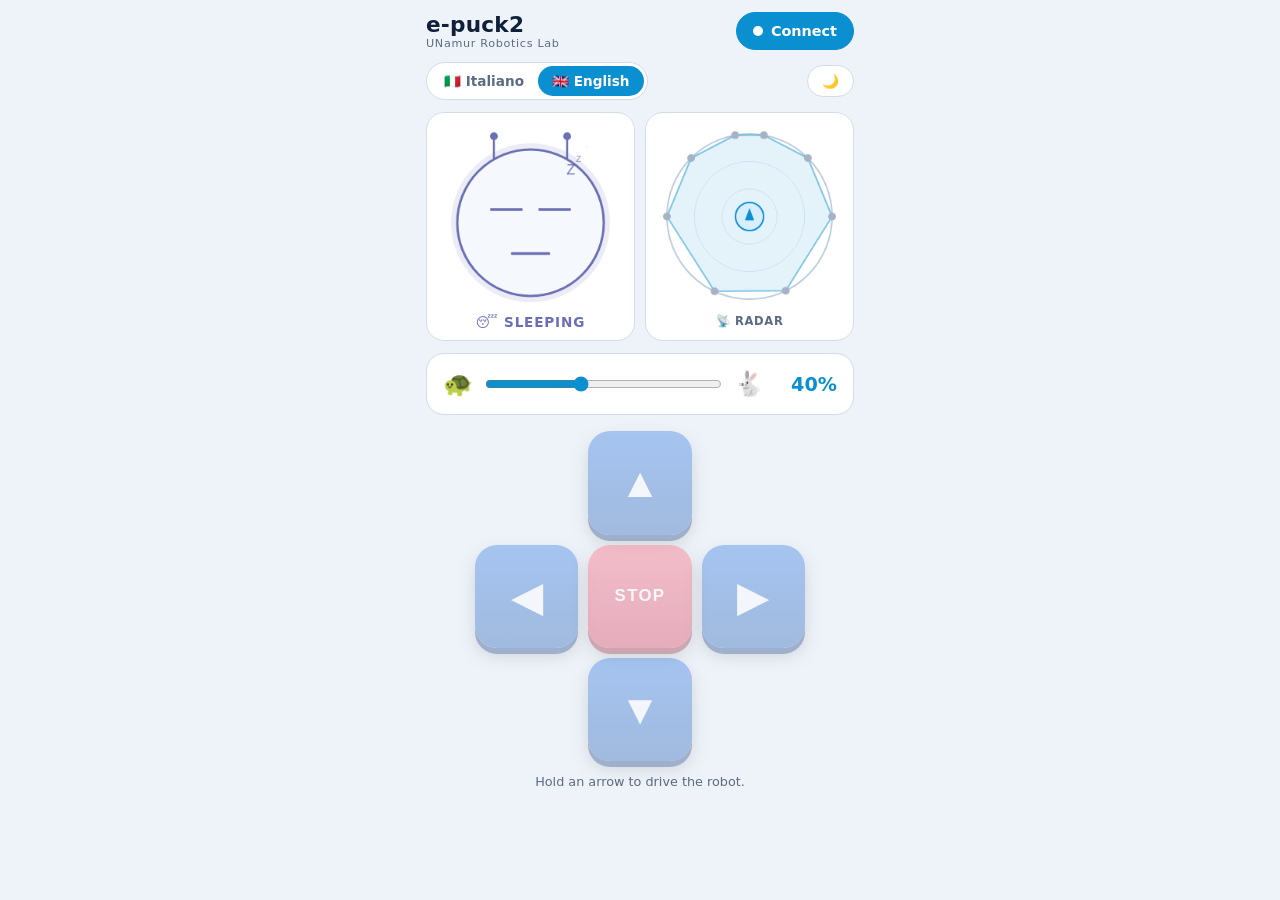
<file: robot/blocky/mobile.html>
<!DOCTYPE html>
<html lang="it">
<head>
<meta charset="UTF-8">
<meta name="viewport" content="width=device-width, initial-scale=1.0, maximum-scale=1.0, user-scalable=no">
<meta name="theme-color" content="#0b1320">
<title>e-puck2 · Remote</title>
<!--
  Kids' remote control for Maker Faire Rome 2026 — UNamur Robotics Lab.
  Only: robot face, proximity radar, arrows, speed slider, STOP.
  No pre-programmed demos, no LEDs/camera/raw sensor panels.
  Connect / Disconnect button; Italiano / English; light / dark theme.
  The full version of this page is kept as mobile-full.html.
-->
<style>
  :root {
    --bg: #0b1320;
    --panel: #121c2e;
    --border: #22314a;
    --text: #eaf2ff;
    --muted: #7d8ba3;
    --accent: #2ec5ff;
    --on-accent: #04121f;
    --green: #22e08a;
    --yellow: #ffd23f;
    --red: #ff4d6a;
    --track: #2a3b58;
  }
  :root[data-theme="light"] {
    --bg: #eef3f9;
    --panel: #ffffff;
    --border: #d3dde9;
    --text: #10203a;
    --muted: #5b6b82;
    --accent: #0a8fd1;
    --on-accent: #ffffff;
    --green: #0f9d63;
    --yellow: #b88a00;
    --red: #e0304f;
    --track: #c9d5e4;
  }

  /* Language + theme switches */
  .tools { display: flex; justify-content: space-between; align-items: center; gap: 10px; }
  .seg {
    display: flex; background: var(--panel); border: 1px solid var(--border);
    border-radius: 999px; padding: 3px;
  }
  .seg button, .theme-btn {
    font: inherit; font-size: 0.85rem; font-weight: 700; border: 0; cursor: pointer;
    color: var(--muted); background: transparent; border-radius: 999px; padding: 7px 14px;
  }
  .seg button.on { background: var(--accent); color: var(--on-accent); }
  .theme-btn { background: var(--panel); border: 1px solid var(--border); color: var(--text); padding: 7px 14px; }
  * { box-sizing: border-box; margin: 0; padding: 0; -webkit-tap-highlight-color: transparent; }
  html, body { height: 100%; }
  body {
    background: var(--bg);
    color: var(--text);
    font-family: system-ui, -apple-system, "Segoe UI", Roboto, sans-serif;
    -webkit-user-select: none; user-select: none;
    touch-action: manipulation;
    overscroll-behavior: none;
  }
  .wrap {
    max-width: 460px;
    margin: 0 auto;
    padding: 12px 16px 24px;
    display: flex;
    flex-direction: column;
    gap: 12px;
  }

  /* Header */
  header {
    display: flex; align-items: center; justify-content: space-between;
    gap: 10px;
  }
  .robot-name { font-size: 1.35rem; font-weight: 800; letter-spacing: 0.01em; }
  .robot-name small { display: block; font-size: 0.7rem; font-weight: 500; color: var(--muted); letter-spacing: 0.06em; }
  .conn {
    display: flex; align-items: center; gap: 8px;
    padding: 10px 16px; border-radius: 999px;
    background: var(--panel); border: 1px solid var(--border);
    font: inherit; font-size: 0.9rem; font-weight: 700; color: var(--muted);
    white-space: nowrap; cursor: pointer;
  }
  .conn.off  { color: var(--on-accent); background: var(--accent); border-color: var(--accent); }
  .conn.off .dot { background: var(--on-accent); }
  .dot { width: 10px; height: 10px; border-radius: 50%; background: var(--muted); }
  .conn.ok   { color: var(--green); border-color: rgba(34,224,138,0.4); }
  .conn.ok .dot { background: var(--green); box-shadow: 0 0 8px var(--green); }
  .conn.wait .dot { background: var(--yellow); animation: pulse 1s infinite; }
  .conn.bad  { color: var(--red); border-color: rgba(255,77,106,0.4); }
  .conn.bad .dot { background: var(--red); }
  @keyframes pulse { 50% { opacity: 0.3; } }

  /* Manual IP row — only shown if the page wasn't opened from a robot */
  .ip-row { display: none; gap: 8px; }
  .ip-row.show { display: flex; }
  .ip-row input {
    flex: 1; min-width: 0; font-size: 1rem; padding: 10px 12px; border-radius: 10px;
    border: 1px solid var(--border); background: var(--panel); color: var(--text);
  }
  .ip-row button {
    padding: 10px 16px; border-radius: 10px; border: 0; font-weight: 700; font-size: 1rem;
    background: var(--accent); color: var(--on-accent);
  }

  /* Face + radar */
  .view {
    display: grid; grid-template-columns: 1fr 1fr; gap: 10px;
  }
  .card {
    background: var(--panel); border: 1px solid var(--border); border-radius: 18px;
    padding: 10px; display: flex; flex-direction: column; align-items: center; gap: 4px;
  }
  .card canvas { width: 100%; height: auto; aspect-ratio: 1 / 1; display: block; }
  .mood { font-size: 0.85rem; font-weight: 700; letter-spacing: 0.06em; min-height: 1.2em; }
  .card-label { font-size: 0.72rem; color: var(--muted); font-weight: 600; letter-spacing: 0.06em; }

  /* Speed */
  .speed {
    background: var(--panel); border: 1px solid var(--border); border-radius: 18px;
    padding: 12px 16px; display: flex; align-items: center; gap: 12px;
  }
  .speed .icon { font-size: 1.5rem; }
  .speed input[type=range] { flex: 1; height: 36px; accent-color: var(--accent); }
  .speed .val { font-size: 1.2rem; font-weight: 800; color: var(--accent); width: 3.2em; text-align: right; }

  /* D-pad */
  .pad {
    display: grid;
    grid-template-columns: repeat(3, 1fr);
    grid-template-rows: repeat(3, 1fr);
    gap: 10px;
    width: 100%;
    max-width: 330px;
    aspect-ratio: 1 / 1;
    margin: 4px auto 0;
  }
  .btn {
    border: 0; border-radius: 22px;
    background: linear-gradient(180deg, #1f6fe0, #1452b0);
    color: #fff; font-size: 2.6rem; line-height: 1;
    display: flex; align-items: center; justify-content: center;
    box-shadow: 0 6px 0 #0c3577, 0 8px 16px rgba(0,0,0,0.35);
    touch-action: none;
    transition: transform 0.05s, box-shadow 0.05s;
  }
  .btn.active, .btn:active {
    transform: translateY(4px);
    box-shadow: 0 2px 0 #0c3577, 0 3px 8px rgba(0,0,0,0.35);
    background: linear-gradient(180deg, #2ec5ff, #1f8fe0);
  }
  .btn.stop {
    background: linear-gradient(180deg, #ff5a74, #d62e4b);
    box-shadow: 0 6px 0 #8f1a2f, 0 8px 16px rgba(0,0,0,0.35);
    font-size: 1.05rem; font-weight: 900; letter-spacing: 0.08em;
  }
  .btn.stop:active { box-shadow: 0 2px 0 #8f1a2f; }
  .btn:disabled { opacity: 0.35; }
  .notice {
    display: none; text-align: center; font-weight: 800; font-size: 1.05rem; line-height: 1.35;
    padding: 14px 16px; border-radius: 16px;
    background: var(--panel); border: 2px solid var(--yellow); color: var(--text);
  }
  .notice.show { display: block; }
  .notice.ended { border-color: var(--accent); }
  .hint { text-align: center; font-size: 0.8rem; color: var(--muted); line-height: 1.4; }
</style>
</head>
<body>
<div class="wrap">

  <header>
    <div class="robot-name" id="robotName">e-puck2<small>UNamur Robotics Lab</small></div>
    <button class="conn off" id="conn" onclick="toggleConnect()"><span class="dot"></span><span id="connText">Connetti</span></button>
  </header>

  <div class="tools">
    <div class="seg" role="group" aria-label="Lingua / Language">
      <button id="langIt" onclick="setLang('it')">🇮🇹 Italiano</button>
      <button id="langEn" onclick="setLang('en')">🇬🇧 English</button>
    </div>
    <button class="theme-btn" id="themeBtn" onclick="toggleTheme()">🌙</button>
  </div>

  <div class="notice" id="notice" role="status" aria-live="polite"></div>

  <div class="ip-row" id="ipRow">
    <input id="ipInput" type="text" inputmode="decimal" placeholder="192.168.0.111">
    <button onclick="manualConnect()">OK</button>
  </div>

  <div class="view">
    <div class="card">
      <canvas id="faceCanvas" width="240" height="240"></canvas>
      <div class="mood" id="moodLabel">😴</div>
    </div>
    <div class="card">
      <canvas id="radarCanvas" width="240" height="240"></canvas>
      <div class="card-label">📡 RADAR</div>
    </div>
  </div>

  <div class="speed">
    <span class="icon">🐢</span>
    <input type="range" id="speed" min="20" max="70" step="5" value="40">
    <span class="icon">🐇</span>
    <span class="val" id="speedVal">40%</span>
  </div>

  <div class="pad">
    <div></div>
    <button class="btn" data-dir="forward" aria-label="Avanti / Forward">▲</button>
    <div></div>
    <button class="btn" data-dir="left" aria-label="Sinistra / Left">◀</button>
    <button class="btn stop" id="stopBtn" aria-label="Stop">STOP</button>
    <button class="btn" data-dir="right" aria-label="Destra / Right">▶</button>
    <div></div>
    <button class="btn" data-dir="backward" aria-label="Indietro / Back">▼</button>
    <div></div>
  </div>

  <p class="hint" id="hint">Tieni premuta una freccia per muovere il robot.</p>
</div>

<script>
// ── Robot numbers (see network/robots.md) ───────────────────────────────
const ROBOT_NUMBERS = {
  '192.168.0.111': 1,  '192.168.0.113': 2,  '192.168.0.114': 3,
  '192.168.0.115': 4,  '192.168.0.121': 5,  '192.168.0.118': 6,
  '192.168.0.112': 12, '192.168.0.116': 16, '192.168.0.124': 24,
  '192.168.0.125': 25,
};

// ── Language ────────────────────────────────────────────────────────────
const STRINGS = {
  it: {
    connect: 'Connetti', disconnect: 'Disconnetti', connecting: 'Connessione…', retry: 'Riprova',
    hint: 'Tieni premuta una freccia per muovere il robot.',
    busy: '⏳ Robot occupato — aspetta il tuo turno!',
    ended: '👋 Turno finito! Grazie per aver giocato.',
    blocked: '⏳ Aspetta un momento prima di giocare di nuovo.',
    fwd: 'Avanti', back: 'Indietro', left: 'Sinistra', right: 'Destra',
    light: 'Tema chiaro', dark: 'Tema scuro',
    moods: { happy: '😊 FELICE', worried: '😟 ATTENTO', scared: '😱 AIUTO!', curious: '🤔 CURIOSO', dizzy: '😵 GIRA LA TESTA', sleeping: '😴 DORME' },
  },
  en: {
    connect: 'Connect', disconnect: 'Disconnect', connecting: 'Connecting…', retry: 'Try again',
    hint: 'Hold an arrow to drive the robot.',
    busy: '⏳ Robot busy — wait for your turn!',
    ended: '👋 Your turn is over! Thanks for playing.',
    blocked: '⏳ Please wait a moment before playing again.',
    fwd: 'Forward', back: 'Back', left: 'Left', right: 'Right',
    light: 'Light theme', dark: 'Dark theme',
    moods: { happy: '😊 HAPPY', worried: '😟 CAREFUL', scared: '😱 HELP!', curious: '🤔 CURIOUS', dizzy: '😵 DIZZY', sleeping: '😴 SLEEPING' },
  },
};

// Remember choices on this phone (storage may be blocked — never required)
function load(key) { try { return localStorage.getItem(key); } catch (e) { return null; } }
function save(key, v) { try { localStorage.setItem(key, v); } catch (e) {} }

let lang = load('mfr-lang') || ((navigator.language || '').toLowerCase().startsWith('en') ? 'en' : 'it');
function t(key) { return STRINGS[lang][key]; }

function setLang(l) {
  lang = STRINGS[l] ? l : 'it';
  save('mfr-lang', lang);
  document.documentElement.lang = lang;
  document.getElementById('langIt').classList.toggle('on', lang === 'it');
  document.getElementById('langEn').classList.toggle('on', lang === 'en');
  document.getElementById('hint').textContent = t('hint');
  showNotice(noticeKey);
  const labels = { forward: 'fwd', backward: 'back', left: 'left', right: 'right' };
  document.querySelectorAll('.btn[data-dir]').forEach(b => b.setAttribute('aria-label', t(labels[b.dataset.dir])));
  setConn(document.getElementById('conn').className.replace('conn', '').trim() || 'off', connKey);
  updateThemeBtn();
}

// ── Theme ───────────────────────────────────────────────────────────────
const PALETTES = {
  dark: {
    ring: '#1b2740', ringOuter: '#2a3b58', idle: '#3d4d66', body: '#123a63', accent: '#2ec5ff',
    head: '#0d1b30', eye: '#12284a', mouth: '#2a0610', zzz: '160,160,230',
    moods: { happy: '#22e08a', worried: '#ffd23f', scared: '#ff4d6a', curious: '#2ec5ff', dizzy: '#ffd23f', sleeping: '#6b6fb3' },
  },
  light: {
    ring: '#e1e8f2', ringOuter: '#bccadc', idle: '#a6b3c5', body: '#d9eefc', accent: '#0a8fd1',
    head: '#f5f9fe', eye: '#e4eefa', mouth: '#ffdfe4', zzz: '90,90,170',
    moods: { happy: '#0f9d63', worried: '#c48f00', scared: '#e0304f', curious: '#0a8fd1', dizzy: '#c48f00', sleeping: '#6b6fb3' },
  },
};
let theme = load('mfr-theme') ||
  (window.matchMedia && matchMedia('(prefers-color-scheme: light)').matches ? 'light' : 'dark');
function pal() { return PALETTES[theme]; }

function applyTheme() {
  document.documentElement.dataset.theme = theme;
  const meta = document.querySelector('meta[name=theme-color]');
  if (meta) meta.content = theme === 'light' ? '#eef3f9' : '#0b1320';
  updateThemeBtn();
}
function updateThemeBtn() {
  const b = document.getElementById('themeBtn');
  b.textContent = theme === 'dark' ? '☀️' : '🌙';          // shows the theme you'll switch to
  b.setAttribute('aria-label', t(theme === 'dark' ? 'light' : 'dark'));
  b.title = b.getAttribute('aria-label');
}
function toggleTheme() {
  theme = theme === 'dark' ? 'light' : 'dark';
  save('mfr-theme', theme);
  applyTheme();
}

// ── Connection ──────────────────────────────────────────────────────────
// When the page is opened from a robot (QR code), that robot is the target.
let robotHost = (location.protocol.startsWith('http') && location.hostname) ? location.hostname : '';
let ws = null;
let connected = false;
// Turn control: 'you' = this phone drives, 'busy' = another phone drives,
// 'blocked' = the operator ended this phone's turn. Robots with the old
// server.py don't know about turns, so this phone simply drives ('legacy').
let turn = 'none';
let legacy = false;
let claiming = false;
let noticeKey = null;

function myTurn() { return connected && (legacy || turn === 'you'); }

function showNotice(key) {
  noticeKey = key;
  const el = document.getElementById('notice');
  el.className = 'notice' + (key ? ' show' : '') + (key === 'ended' ? ' ended' : '');
  el.textContent = key ? t(key) : '';
}

function applyTurn(st) {
  const was = turn;
  turn = st;
  if (st === 'free') { claimTurn(); return; }      // robot is free → ask to drive
  if (st !== 'you' && activeDir) stopDriving();
  setPadEnabled(myTurn());
  if (st === 'you')          showNotice(null);
  else if (st === 'busy')    showNotice('busy');
  else if (st === 'blocked') showNotice(was === 'you' || noticeKey === 'ended' ? 'ended' : 'blocked');
}

// A blocked phone checks back now and then, in case its wait is over
setInterval(() => { if (connected && turn === 'blocked' && !legacy) claimTurn(); }, 15000);

function claimTurn() {
  if (!connected || claiming) return;
  claiming = true;
  fetch(base() + '/turn/claim', { method: 'POST' })
    .then(r => {
      if (r.status === 404) { legacy = true; return { turn: 'you' }; }   // old server.py
      return r.json();
    })
    .then(d => { claiming = false; if (connected) applyTurn(d.turn === 'free' ? 'busy' : d.turn); })
    .catch(() => { claiming = false; });
}

function base() { return 'http://' + robotHost + ':5000'; }

// Tap the header button to connect / disconnect
function toggleConnect() {
  if (ws) disconnect();
  else connect();
}

function setPadEnabled(on) {
  document.querySelectorAll('.pad .btn').forEach(b => { b.disabled = !on; });
}


let connKey = 'connect';
function setConn(state, key) {
  const el = document.getElementById('conn');
  el.className = 'conn ' + state;
  connKey = key;
  document.getElementById('connText').textContent = key === 'ip' ? 'IP?' : t(key);
}

function showRobotName() {
  const n = ROBOT_NUMBERS[robotHost];
  const el = document.getElementById('robotName');
  el.innerHTML = (n ? 'Robot ' + n : 'e-puck2') + '<small>UNamur Robotics Lab</small>';
}

function connect() {
  if (!robotHost) {
    document.getElementById('ipRow').classList.add('show');
    setConn('bad', 'ip');
    return;
  }
  showRobotName();
  setConn('wait', 'connecting');
  let sock;
  try { sock = new WebSocket('ws://' + robotHost + ':5000/ws'); }
  catch (e) { onDisconnected(true); return; }
  ws = sock;

  sock.onopen = () => {
    if (ws !== sock) return;
    connected = true;
    turn = 'none'; legacy = false;
    setConn('ok', 'disconnect');
    setPadEnabled(false);
    claimTurn();
  };
  sock.onmessage = (evt) => {
    let msg; try { msg = JSON.parse(evt.data); } catch (e) { return; }
    if (msg.type === 'sensors' && msg.data) onSensors(msg.data);
    if (msg.type === 'turn' && !legacy) applyTurn(msg.state);
  };
  sock.onclose = () => { if (ws === sock) onDisconnected(!connected); };
  sock.onerror = () => { try { sock.close(); } catch (e) {} };
}

// Manual disconnect: stop the robot first, then close
function disconnect() {
  stopDriving();
  if (connected && turn === 'you' && !legacy) {
    fetch(base() + '/turn/release', { method: 'POST', keepalive: true }).catch(() => {});
  }
  const sock = ws;
  ws = null;
  if (sock) { try { sock.close(); } catch (e) {} }
  onDisconnected(false);
}

// failed = true when the robot couldn't be reached at all
function onDisconnected(failed) {
  if (activeDir) stopDriving();
  ws = null;
  connected = false;
  turn = 'none';
  if (noticeKey !== 'ended') showNotice(null);   // keep "turn over" visible
  setPadEnabled(false);
  _ps = [0,0,0,0,0,0,0,0];
  face.maxPs = 0;
  if (failed) {
    setConn('bad', 'retry');            // tap to try again
  } else {
    setConn('off', 'connect');
  }
}

function manualConnect() {
  const ip = document.getElementById('ipInput').value.trim();
  if (!ip) return;
  robotHost = ip;
  document.getElementById('ipRow').classList.remove('show');
  if (ws) disconnect();
  connect();
}

// ── Sensors ─────────────────────────────────────────────────────────────
let _ps = [0,0,0,0,0,0,0,0];
const face = { tof: -1, roll: 0, pitch: 0, maxPs: 0 };

function onSensors(d) {
  if (Array.isArray(d.ps)) { _ps = d.ps; face.maxPs = Math.max(...d.ps); }
  if (typeof d.tof_mm !== 'undefined') face.tof = d.tof_mm;
  if (d.imu && d.imu.acc) {
    const a = d.imu.acc;
    face.roll  = Math.atan2(a[1], a[2]) * 180 / Math.PI;
    face.pitch = Math.atan2(-a[0], Math.sqrt(a[1]*a[1] + a[2]*a[2])) * 180 / Math.PI;
  }
}

// ── Driving ─────────────────────────────────────────────────────────────
const speedEl = document.getElementById('speed');
speedEl.addEventListener('input', () => {
  document.getElementById('speedVal').textContent = speedEl.value + '%';
  if (activeDir) drive(activeDir);           // apply new speed while held
});

let activeDir = null;
let repeatTimer = null;

function wheelsFor(dir) {
  const s = parseInt(speedEl.value, 10);
  switch (dir) {
    case 'forward':  return [ s,  s];
    case 'backward': return [-s, -s];
    case 'left':     return [-s * 0.6,  s * 0.6];   // gentler turns
    case 'right':    return [ s * 0.6, -s * 0.6];
  }
  return [0, 0];
}

function drive(dir) {
  activeDir = dir;
  document.querySelectorAll('.btn[data-dir]').forEach(b =>
    b.classList.toggle('active', b.dataset.dir === dir));
  const [l, r] = wheelsFor(dir);
  sendMotors(l, r);
  // Re-send while held so a lost request doesn't leave the robot stuck
  clearInterval(repeatTimer);
  repeatTimer = setInterval(() => {
    if (activeDir) { const [l2, r2] = wheelsFor(activeDir); sendMotors(l2, r2); }
  }, 400);
}

function stopDriving() {
  clearInterval(repeatTimer);
  repeatTimer = null;
  activeDir = null;
  document.querySelectorAll('.btn[data-dir]').forEach(b => b.classList.remove('active'));
  sendMotors(0, 0);
}

function sendMotors(left, right) {
  if (!robotHost || !myTurn()) return;
  fetch(base() + '/motors', {
    method: 'POST',
    headers: { 'Content-Type': 'application/json' },
    body: JSON.stringify({ left: Math.round(left), right: Math.round(right) }),
    keepalive: true,
  }).then(r => {
    if (r.status === 403) return r.json().then(d => { if (d.turn && !legacy) applyTurn(d.turn); });
  }).catch(() => {});
}

document.querySelectorAll('.btn[data-dir]').forEach(btn => {
  btn.addEventListener('pointerdown', e => {
    e.preventDefault();
    try { btn.setPointerCapture(e.pointerId); } catch (err) {}
    drive(btn.dataset.dir);
  });
  ['pointerup', 'pointercancel', 'lostpointercapture'].forEach(ev =>
    btn.addEventListener(ev, () => { if (activeDir === btn.dataset.dir) stopDriving(); }));
  btn.addEventListener('contextmenu', e => e.preventDefault());
});
document.getElementById('stopBtn').addEventListener('pointerdown', e => { e.preventDefault(); stopDriving(); });

// Safety: stop whenever the page is hidden, closed or loses focus
document.addEventListener('visibilitychange', () => { if (document.hidden) stopDriving(); });
window.addEventListener('pagehide', stopDriving);
window.addEventListener('blur', stopDriving);

// ── Radar ───────────────────────────────────────────────────────────────
const PS_ANGLES = [10, 45, 90, 154, 205, 270, 315, 350];
const PS_MAX = 4000;
let sweep = 0;

function drawRadar() {
  const c = document.getElementById('radarCanvas');
  const ctx = c.getContext('2d');
  const W = c.width, H = c.height, cx = W / 2, cy = H / 2, R = W / 2 - 14;
  const P = pal(), A = P.accent;
  ctx.clearRect(0, 0, W, H);

  for (let r = 1; r <= 3; r++) {
    ctx.beginPath(); ctx.arc(cx, cy, R * r / 3, 0, Math.PI * 2);
    ctx.strokeStyle = r === 3 ? P.ringOuter : P.ring; ctx.lineWidth = r === 3 ? 2 : 1; ctx.stroke();
  }

  if (connected) {
    sweep = (sweep + 2) % 360;
    const sa = (sweep - 90) * Math.PI / 180;
    ctx.beginPath(); ctx.moveTo(cx, cy); ctx.arc(cx, cy, R, sa - 0.6, sa); ctx.closePath();
    ctx.fillStyle = A + '18'; ctx.fill();
  }

  const pts = PS_ANGLES.map((deg, i) => {
    const n = Math.min(1, (_ps[i] || 0) / PS_MAX);
    const d = R * (1 - n * 0.8);
    const a = (deg - 90) * Math.PI / 180;
    return { x: cx + Math.cos(a) * d, y: cy + Math.sin(a) * d, n };
  });

  ctx.beginPath(); ctx.moveTo(pts[0].x, pts[0].y);
  pts.slice(1).forEach(p => ctx.lineTo(p.x, p.y)); ctx.closePath();
  ctx.fillStyle = A + '1c'; ctx.fill();
  ctx.strokeStyle = A + '80'; ctx.lineWidth = 2; ctx.stroke();

  pts.forEach(p => {
    const col = p.n < 0.05 ? P.idle : p.n < 0.25 ? P.moods.happy : p.n < 0.6 ? P.moods.worried : P.moods.scared;
    if (p.n > 0.05) {
      ctx.beginPath(); ctx.arc(p.x, p.y, 10 + p.n * 10, 0, Math.PI * 2);
      ctx.fillStyle = col + '33'; ctx.fill();
    }
    ctx.beginPath(); ctx.arc(p.x, p.y, 5 + p.n * 5, 0, Math.PI * 2);
    ctx.fillStyle = col; ctx.fill();
  });

  // Robot in the middle, arrow = front
  ctx.beginPath(); ctx.arc(cx, cy, 18, 0, Math.PI * 2);
  ctx.fillStyle = P.body; ctx.fill();
  ctx.strokeStyle = A; ctx.lineWidth = 2; ctx.stroke();
  ctx.beginPath(); ctx.moveTo(cx, cy - 11); ctx.lineTo(cx - 6, cy + 5); ctx.lineTo(cx + 6, cy + 5); ctx.closePath();
  ctx.fillStyle = A; ctx.fill();
}

// ── Face ────────────────────────────────────────────────────────────────
let blinkT = 0, blinking = false, animT = 0;

function moodNow() {
  const ps = face.maxPs, tof = face.tof;
  const tilt = Math.max(Math.abs(face.roll), Math.abs(face.pitch));
  if (!connected)              return 'sleeping';
  if (tof > 0 && tof < 100)    return 'scared';
  if (ps > 1500)               return 'scared';
  if (tof > 0 && tof < 250)    return 'worried';
  if (ps > 500)                return 'worried';
  if (tilt > 25)               return 'dizzy';
  if (tilt > 10)               return 'curious';
  return 'happy';
}


function drawFace() {
  const c = document.getElementById('faceCanvas');
  const ctx = c.getContext('2d');
  const W = c.width, H = c.height, cx = W / 2, cy = H / 2 + 8, R = W / 2 - 26;
  const mood = moodNow();
  const P = pal();
  const col = P.moods[mood];
  animT += 0.04;
  ctx.clearRect(0, 0, W, H);

  ctx.save();
  ctx.translate(cx, cy);
  const tilt = Math.max(-0.3, Math.min(0.3, face.roll * Math.PI / 180 * 0.5));
  ctx.rotate(tilt);

  // glow + head
  ctx.beginPath(); ctx.arc(0, 0, R + 8, 0, Math.PI * 2); ctx.fillStyle = col + '22'; ctx.fill();
  ctx.beginPath(); ctx.arc(0, 0, R, 0, Math.PI * 2); ctx.fillStyle = P.head; ctx.fill();
  ctx.strokeStyle = col; ctx.lineWidth = 3; ctx.stroke();

  // antennae
  ctx.lineWidth = 2.5;
  [-1, 1].forEach(s => {
    ctx.beginPath(); ctx.moveTo(s * R * 0.5, -R * 0.86); ctx.lineTo(s * R * 0.5, -R * 1.18); ctx.stroke();
    ctx.beginPath(); ctx.arc(s * R * 0.5, -R * 1.18, 5, 0, Math.PI * 2); ctx.fillStyle = col; ctx.fill();
  });

  // eyes
  blinkT++;
  if (!blinking && blinkT > 120 + Math.random() * 60) { blinking = true; blinkT = 0; }
  if (blinking && blinkT > 6) { blinking = false; blinkT = 0; }
  const closed = blinking || mood === 'sleeping';
  const eY = -R * 0.18, eX = R * 0.33, eR = R * 0.22;

  [-1, 1].forEach(s => {
    const ex = s * eX;
    if (mood === 'dizzy') {
      ctx.strokeStyle = col; ctx.lineWidth = 3;
      ctx.beginPath(); ctx.moveTo(ex - 9, eY - 9); ctx.lineTo(ex + 9, eY + 9); ctx.stroke();
      ctx.beginPath(); ctx.moveTo(ex + 9, eY - 9); ctx.lineTo(ex - 9, eY + 9); ctx.stroke();
      return;
    }
    if (closed) {
      ctx.beginPath(); ctx.moveTo(ex - eR, eY); ctx.lineTo(ex + eR, eY);
      ctx.strokeStyle = col; ctx.lineWidth = 3.5; ctx.stroke();
      return;
    }
    const eh = mood === 'scared' ? eR * 1.2 : mood === 'worried' ? eR * 0.8 : eR * 0.95;
    ctx.beginPath(); ctx.ellipse(ex, eY, eR, eh, 0, 0, Math.PI * 2);
    ctx.fillStyle = P.eye; ctx.fill(); ctx.strokeStyle = col; ctx.lineWidth = 2; ctx.stroke();
    const pr = mood === 'scared' ? eR * 0.55 : eR * 0.45;
    ctx.beginPath(); ctx.arc(ex, eY, pr, 0, Math.PI * 2); ctx.fillStyle = col; ctx.fill();
    ctx.beginPath(); ctx.arc(ex - pr * 0.3, eY - pr * 0.3, pr * 0.28, 0, Math.PI * 2);
    ctx.fillStyle = 'rgba(255,255,255,0.75)'; ctx.fill();
    if (mood === 'worried' || mood === 'scared') {
      const b = mood === 'scared' ? -eR * 0.5 : -eR * 0.3;
      ctx.beginPath(); ctx.moveTo(ex - eR * 0.8, eY - eR - 5); ctx.lineTo(ex + eR * 0.8, eY - eR - 5 + s * b);
      ctx.strokeStyle = col; ctx.lineWidth = 3; ctx.lineCap = 'round'; ctx.stroke();
    }
  });

  // mouth
  const mY = R * 0.42, mW = R * 0.5;
  ctx.strokeStyle = col; ctx.lineWidth = 3.5; ctx.lineCap = 'round';
  ctx.beginPath();
  if (mood === 'happy') {
    ctx.moveTo(-mW, mY - 4); ctx.quadraticCurveTo(0, mY + R * 0.3, mW, mY - 4); ctx.stroke();
  } else if (mood === 'worried') {
    ctx.moveTo(-mW, mY + 4); ctx.quadraticCurveTo(0, mY - R * 0.1, mW, mY + 4); ctx.stroke();
  } else if (mood === 'scared') {
    ctx.ellipse(0, mY, mW * 0.4, R * 0.15, 0, 0, Math.PI * 2);
    ctx.fillStyle = P.mouth; ctx.fill(); ctx.stroke();
  } else if (mood === 'dizzy') {
    ctx.moveTo(-mW, mY); ctx.bezierCurveTo(-mW * 0.5, mY - 10, mW * 0.5, mY + 10, mW, mY); ctx.stroke();
  } else if (mood === 'sleeping') {
    ctx.moveTo(-mW * 0.5, mY); ctx.lineTo(mW * 0.5, mY); ctx.stroke();
    const z = (animT * 20) % 30;
    ['Z', 'z', '·'].forEach((t, i) => {
      ctx.font = (18 - i * 4) + 'px sans-serif';
      ctx.fillStyle = 'rgba(' + P.zzz + ',' + (0.85 - i * 0.25) + ')';
      ctx.textAlign = 'center';
      ctx.fillText(t, R * 0.55 + i * 10, -R * 0.4 - z - i * 16);
    });
  } else {
    ctx.moveTo(-mW * 0.7, mY); ctx.quadraticCurveTo(0, mY + R * 0.12, mW * 0.7, mY); ctx.stroke();
  }
  ctx.restore();

  const lbl = document.getElementById('moodLabel');
  lbl.textContent = t('moods')[mood];
  lbl.style.color = col;
}

(function loop() { drawFace(); drawRadar(); requestAnimationFrame(loop); })();

// Start disconnected; the visitor taps "Connect"
applyTheme();
setLang(lang);
setPadEnabled(false);
showRobotName();
if (!robotHost) {
  document.getElementById('ipRow').classList.add('show');
  setConn('bad', 'ip');
}
</script>
</body>
</html>
</file>
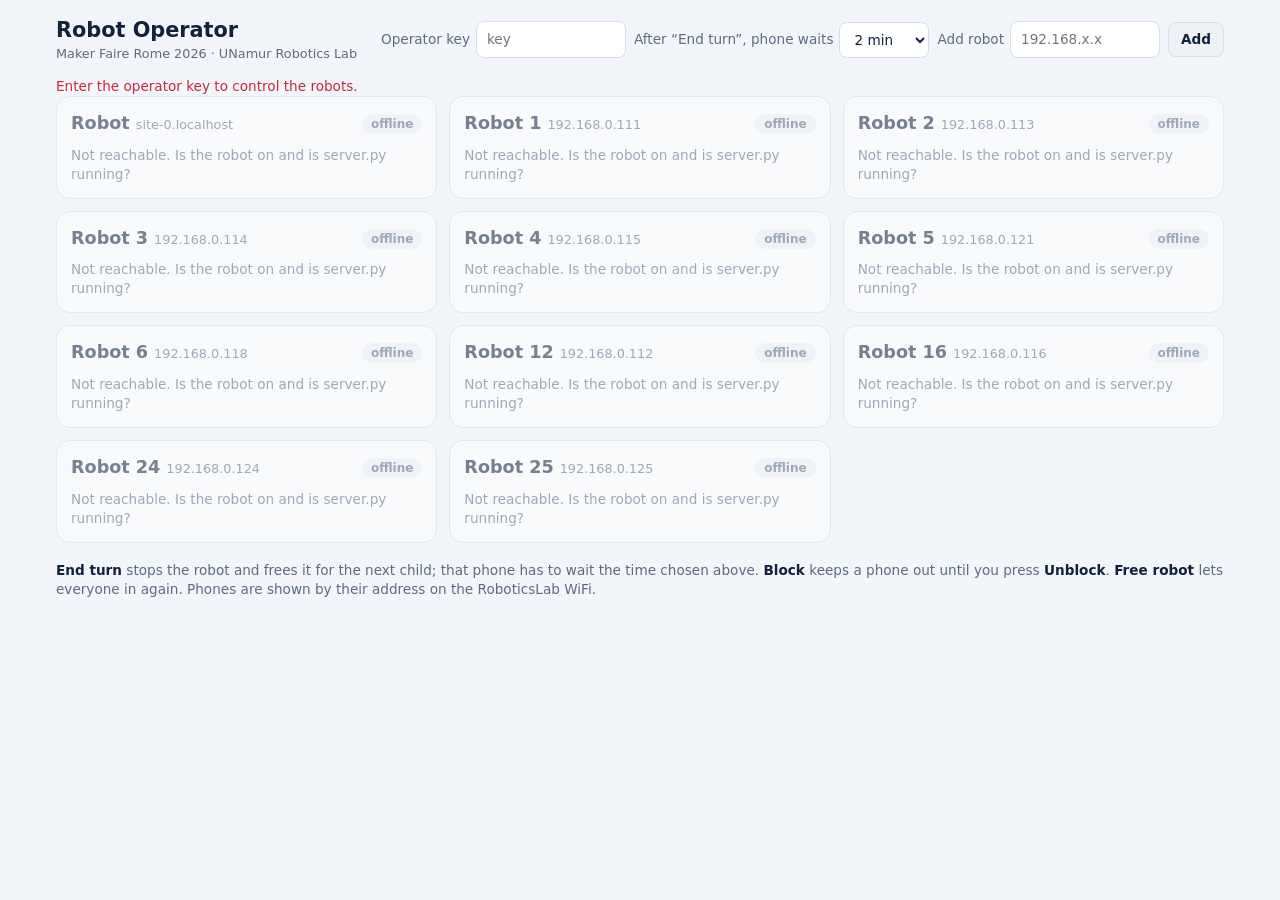
<file: robot/blocky/operator.html>
<!DOCTYPE html>
<html lang="en">
<head>
<meta charset="UTF-8">
<meta name="viewport" content="width=device-width, initial-scale=1.0">
<title>Robot Operator</title>
<!--
  Operator dashboard — Maker Faire Rome 2026, UNamur Robotics Lab.
  Shows every robot: which phone is driving and which phones are watching.
  End a turn, block or unblock a phone, or free a robot.
  Open on the operator laptop: http://<any robot IP>:5000/operator.html
  Needs the operator key (default: the robots' SSH password).
-->
<style>
  :root {
    --bg: #f2f5f9; --panel: #ffffff; --border: #d6dee8; --text: #13213a; --muted: #5c6b80;
    --accent: #0a7fc0; --green: #0e8f5a; --yellow: #a87900; --red: #c9283f; --chip: #eef2f7;
  }
  @media (prefers-color-scheme: dark) {
    :root:not([data-theme="light"]) {
      --bg: #0d1420; --panel: #141e2e; --border: #263449; --text: #e7eefb; --muted: #8796ad;
      --accent: #3cbcff; --green: #2fd98d; --yellow: #f1c84b; --red: #ff5c75; --chip: #1c2940;
    }
  }
  * { box-sizing: border-box; margin: 0; padding: 0; }
  body { background: var(--bg); color: var(--text); font: 15px/1.4 system-ui, -apple-system, "Segoe UI", Roboto, sans-serif; }
  .wrap { max-width: 1200px; margin: 0 auto; padding: 16px; }
  header { display: flex; flex-wrap: wrap; align-items: center; justify-content: space-between; gap: 12px; margin-bottom: 14px; }
  h1 { font-size: 1.3rem; }
  h1 small { display: block; font-size: 0.8rem; font-weight: 500; color: var(--muted); }
  .bar { display: flex; flex-wrap: wrap; gap: 8px; align-items: center; }
  input, select {
    font: inherit; padding: 8px 10px; border-radius: 8px; border: 1px solid var(--border);
    background: var(--panel); color: var(--text); min-width: 0;
  }
  input { width: 150px; }
  label { font-size: 0.85rem; color: var(--muted); display: flex; align-items: center; gap: 6px; }
  button {
    font: inherit; font-weight: 600; font-size: 0.85rem; cursor: pointer;
    padding: 7px 12px; border-radius: 8px; border: 1px solid var(--border);
    background: var(--chip); color: var(--text);
  }
  button.primary { background: var(--accent); border-color: var(--accent); color: #fff; }
  button.danger  { background: var(--red); border-color: var(--red); color: #fff; }
  button.warn    { border-color: var(--yellow); color: var(--yellow); background: transparent; }
  button:disabled { opacity: 0.4; cursor: default; }
  .grid { display: grid; grid-template-columns: repeat(auto-fill, minmax(330px, 1fr)); gap: 12px; }
  .card { background: var(--panel); border: 1px solid var(--border); border-radius: 14px; padding: 14px; display: flex; flex-direction: column; gap: 10px; }
  .card.offline { opacity: 0.55; }
  .top { display: flex; align-items: center; justify-content: space-between; gap: 8px; }
  .name { font-weight: 800; font-size: 1.1rem; }
  .name small { font-weight: 500; color: var(--muted); font-size: 0.8rem; margin-left: 6px; }
  .pill { font-size: 0.75rem; font-weight: 700; padding: 3px 9px; border-radius: 999px; background: var(--chip); color: var(--muted); }
  .pill.on { color: var(--green); }
  .pill.err { color: var(--red); }
  .driver { border-radius: 10px; padding: 10px; background: var(--chip); display: flex; flex-direction: column; gap: 8px; }
  .driver .who { font-weight: 700; }
  .driver .who span { color: var(--muted); font-weight: 500; }
  .driver.free .who { color: var(--muted); font-weight: 600; }
  .actions { display: flex; flex-wrap: wrap; gap: 6px; }
  .section { font-size: 0.75rem; font-weight: 700; color: var(--muted); letter-spacing: 0.06em; text-transform: uppercase; }
  .rows { display: flex; flex-direction: column; gap: 6px; }
  .row { display: flex; align-items: center; justify-content: space-between; gap: 8px; font-size: 0.9rem; }
  .row .ip { font-family: ui-monospace, Menlo, Consolas, monospace; }
  .row .tag { font-size: 0.75rem; color: var(--muted); margin-left: 6px; }
  .empty { font-size: 0.85rem; color: var(--muted); }
  .msg { font-size: 0.85rem; color: var(--red); min-height: 1.2em; }
  .help { margin-top: 18px; font-size: 0.85rem; color: var(--muted); }
  .help b { color: var(--text); }
</style>
</head>
<body>
<div class="wrap">
  <header>
    <h1>Robot Operator<small>Maker Faire Rome 2026 · UNamur Robotics Lab</small></h1>
    <div class="bar">
      <label>Operator key <input id="key" type="password" autocomplete="off" placeholder="key"></label>
      <label>After “End turn”, phone waits
        <select id="wait">
          <option value="60">1 min</option>
          <option value="120" selected>2 min</option>
          <option value="300">5 min</option>
          <option value="600">10 min</option>
        </select>
      </label>
      <label>Add robot <input id="extraIp" placeholder="192.168.x.x"></label>
      <button id="addBtn" onclick="addRobot()">Add</button>
    </div>
  </header>

  <div class="msg" id="msg"></div>
  <div class="grid" id="grid"></div>

  <p class="help">
    <b>End turn</b> stops the robot and frees it for the next child; that phone has to wait the time chosen above.
    <b>Block</b> keeps a phone out until you press <b>Unblock</b>.
    <b>Free robot</b> lets everyone in again.
    Phones are shown by their address on the RoboticsLab WiFi.
  </p>
</div>

<script>
const DEFAULT_ROBOTS = [
  ['1', '192.168.0.111'], ['2', '192.168.0.113'], ['3', '192.168.0.114'],
  ['4', '192.168.0.115'], ['5', '192.168.0.121'], ['6', '192.168.0.118'],
  ['12', '192.168.0.112'], ['16', '192.168.0.116'], ['24', '192.168.0.124'],
  ['25', '192.168.0.125'],
];

function load(k) { try { return localStorage.getItem(k); } catch (e) { return null; } }
function save(k, v) { try { localStorage.setItem(k, v); } catch (e) {} }

let extra = [];
try { extra = JSON.parse(load('op-extra') || '[]'); } catch (e) { extra = []; }
const keyEl = document.getElementById('key');
const waitEl = document.getElementById('wait');
keyEl.value = load('op-key') || '';
waitEl.value = load('op-wait') || '120';
keyEl.addEventListener('change', () => { save('op-key', keyEl.value); pollAll(); });
waitEl.addEventListener('change', () => save('op-wait', waitEl.value));

// If this page was opened from a robot that isn't in the list (e.g. on a test hotspot), show it too
const servedFrom = location.protocol.startsWith('http') ? location.hostname : '';

function robots() {
  const list = DEFAULT_ROBOTS.concat(extra.map(ip => ['?', ip]));
  if (servedFrom && !list.some(r => r[1] === servedFrom)) list.unshift(['?', servedFrom]);
  return list;
}

function addRobot() {
  const ip = document.getElementById('extraIp').value.trim();
  if (!ip || robots().some(r => r[1] === ip)) return;
  extra.push(ip); save('op-extra', JSON.stringify(extra));
  document.getElementById('extraIp').value = '';
  render(); pollAll();
}
function removeRobot(ip) {
  extra = extra.filter(x => x !== ip); save('op-extra', JSON.stringify(extra));
  delete status[ip]; render();
}

const status = {};   // ip -> {state: 'online'|'offline'|'badkey'|'oldserver', data}

function fetchJson(url, opts, ms) {
  const c = new AbortController();
  const tid = setTimeout(() => c.abort(), ms || 1500);
  return fetch(url, Object.assign({ signal: c.signal }, opts || {}))
    .then(r => r.json().then(d => ({ code: r.status, d })))
    .finally(() => clearTimeout(tid));
}

function poll(ip) {
  const url = 'http://' + ip + ':5000/operator/status?key=' + encodeURIComponent(keyEl.value);
  return fetchJson(url).then(({ code, d }) => {
    if (code === 403) status[ip] = { state: 'badkey' };
    else if (code === 404) status[ip] = { state: 'oldserver' };
    else status[ip] = { state: 'online', data: d };
  }).catch(() => { status[ip] = { state: 'offline' }; });
}

function pollAll() {
  Promise.all(robots().map(r => poll(r[1]))).then(render);
}

function act(ip, path, body) {
  body = Object.assign({ key: keyEl.value }, body || {});
  return fetchJson('http://' + ip + ':5000/operator/' + path, {
    method: 'POST',
    headers: { 'Content-Type': 'application/json' },
    body: JSON.stringify(body),
  }, 3000).then(({ code, d }) => {
    if (!d.ok) setMsg('Robot ' + ip + ': ' + (d.error || ('error ' + code)));
    else setMsg('');
  }).catch(() => setMsg('Robot ' + ip + ' did not answer.'))
    .then(() => poll(ip)).then(render);
}

function setMsg(t) { document.getElementById('msg').textContent = t; }

function fmt(sec) {
  const m = Math.floor(sec / 60), s = sec % 60;
  return m + ':' + String(s).padStart(2, '0');
}

function esc(t) { return String(t).replace(/[&<>"']/g, c => ({ '&': '&amp;', '<': '&lt;', '>': '&gt;', '"': '&quot;', "'": '&#39;' }[c])); }

function render() {
  const grid = document.getElementById('grid');
  const KEY_MSG = 'Enter the operator key to control the robots.';
  const msgEl = document.getElementById('msg');
  if (!keyEl.value) setMsg(KEY_MSG);
  else if (msgEl.textContent === KEY_MSG) setMsg('');
  grid.innerHTML = robots().map(([num, ip]) => {
    const st = status[ip] || { state: 'offline' };
    const d = st.data;
    const pill = st.state === 'online' ? '<span class="pill on">● online</span>'
      : st.state === 'badkey' ? '<span class="pill err">wrong key</span>'
      : st.state === 'oldserver' ? '<span class="pill err">old server.py</span>'
      : '<span class="pill">offline</span>';
    const name = (num === '?' ? 'Robot' : 'Robot ' + num) + '<small>' + esc(ip) + '</small>';
    const rm = (num === '?' && ip !== servedFrom) ? ' <button onclick="removeRobot(\'' + esc(ip) + '\')" title="Remove">✕</button>' : '';
    let body = '';
    if (st.state === 'online') {
      const waitMin = Math.round(parseInt(waitEl.value, 10) / 60);
      const driver = d.driver
        ? '<div class="driver"><div class="who">🎮 ' + esc(d.driver) + ' <span>driving for ' + fmt(d.driving_seconds) + '</span></div>' +
          '<div class="actions">' +
          '<button class="primary" onclick="act(\'' + ip + '\',\'end\',{block_seconds:' + parseInt(waitEl.value, 10) + '})">End turn (' + waitMin + ' min wait)</button>' +
          '<button class="danger" onclick="act(\'' + ip + '\',\'block\',{ip:\'' + esc(d.driver) + '\',seconds:0})">Block</button>' +
          '</div></div>'
        : '<div class="driver free"><div class="who">Free — the next phone that connects will drive</div></div>';
      const watchers = d.clients.filter(c => c.ip !== d.driver);
      const wRows = watchers.length ? watchers.map(c =>
        '<div class="row"><div><span class="ip">' + esc(c.ip) + '</span><span class="tag">' + (c.state === 'blocked' ? 'blocked' : 'waiting') + '</span></div>' +
        (c.state === 'blocked' ? '' : '<button class="warn" onclick="act(\'' + ip + '\',\'block\',{ip:\'' + esc(c.ip) + '\',seconds:0})">Block</button>') + '</div>'
      ).join('') : '<div class="empty">No other phones connected.</div>';
      const bRows = d.blocked.length ? d.blocked.map(b =>
        '<div class="row"><div><span class="ip">' + esc(b.ip) + '</span><span class="tag">' +
        (b.seconds_left === null ? 'until unblocked' : fmt(Math.max(0, b.seconds_left)) + ' left') + '</span></div>' +
        '<button onclick="act(\'' + ip + '\',\'unblock\',{ip:\'' + esc(b.ip) + '\'})">Unblock</button></div>'
      ).join('') : '<div class="empty">Nobody is blocked.</div>';
      body = driver +
        '<div class="section">Other phones</div><div class="rows">' + wRows + '</div>' +
        '<div class="section">Blocked</div><div class="rows">' + bRows + '</div>' +
        '<div class="actions"><button onclick="act(\'' + ip + '\',\'free\')">Free robot (clear all)</button></div>';
    } else if (st.state === 'oldserver') {
      body = '<div class="empty">This robot still runs the old server.py. Copy the new one and restart it to control turns.</div>';
    } else if (st.state === 'badkey') {
      body = '<div class="empty">The operator key is wrong.</div>';
    } else {
      body = '<div class="empty">Not reachable. Is the robot on and is server.py running?</div>';
    }
    return '<div class="card' + (st.state === 'online' ? '' : ' offline') + '"><div class="top"><div class="name">' + name + '</div><div>' + pill + rm + '</div></div>' + body + '</div>';
  }).join('');
}

render();
pollAll();
setInterval(pollAll, 2000);
</script>
</body>
</html>
</file>
